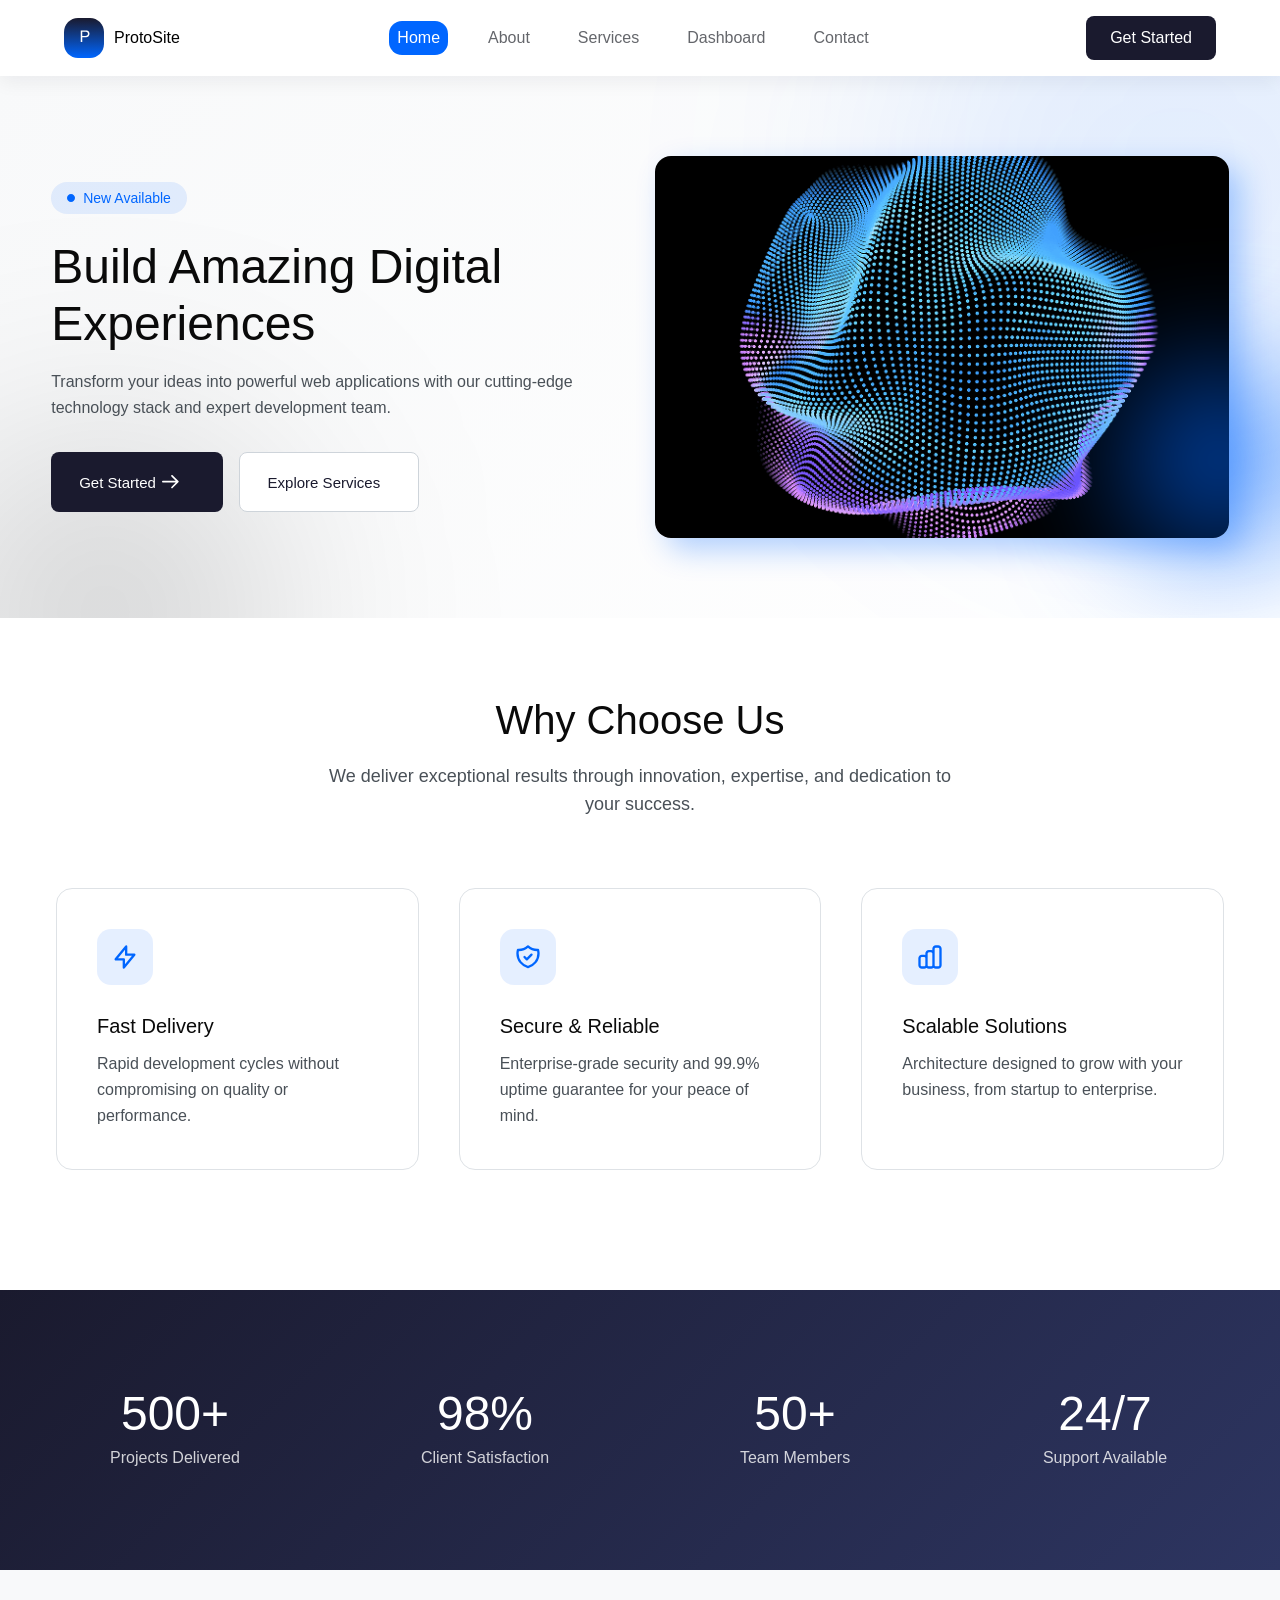
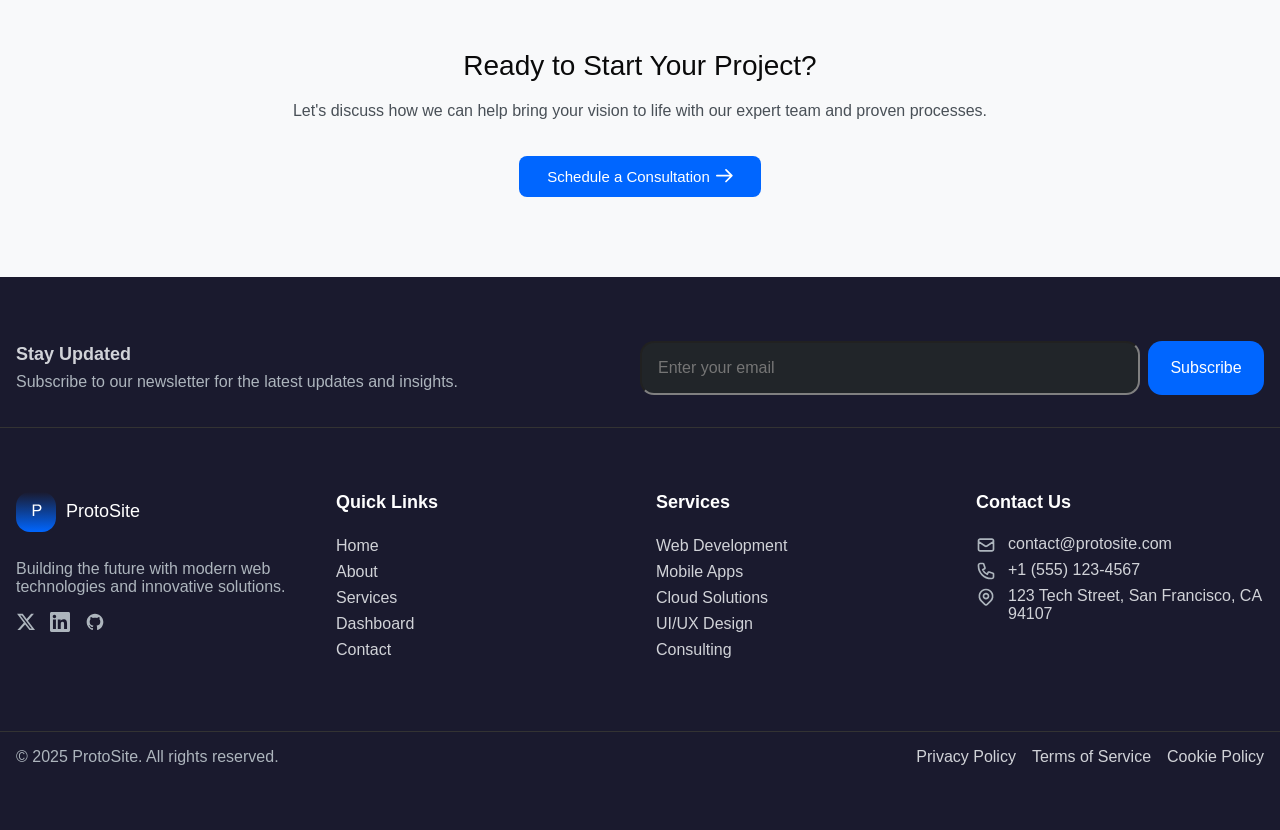
<file: index.html>
<!DOCTYPE html>
<html lang="en">
  <head>
    <meta charset="UTF-8" />
    <meta name="viewport" content="width=device-width, initial-scale=1.0" />
    <title>protosite</title>
    <link rel="icon" href="assets/favicon.png" type="image/x-icon" />
    <link rel="stylesheet" href="styles/general.css" />
    <link rel="stylesheet" href="styles/home.css" />
    <script src="js/script.js" defer></script>
  </head>
  <body>
    <header class="sticky">
      <nav>
        <div class="logo-container">
          <img src="assets/logo.svg" alt="ProtoSite Logo" class="logo" />
          <p>ProtoSite</p>
        </div>

        <div class="nav-links">
          <a href="index.html" class="active">Home</a>
          <a href="about.html">About</a>
          <a href="services.html">Services</a>
          <a href="index.html">Dashboard</a>
          <a href="contact.html">Contact</a>
        </div>

        <button class="get-started-btn">Get Started</button>

        <button class="mobile-menu-btn" aria-label="Toggle menu">
          <svg
            width="24"
            height="24"
            viewBox="0 0 24 24"
            fill="none"
            xmlns="http://www.w3.org/2000/svg"
          >
            <path
              d="M3 12H21M3 6H21M3 18H21"
              stroke="currentColor"
              stroke-width="2"
            />
          </svg>
        </button>
      </nav>
    </header>

    <section id="home" class="hero">
      <div class="hero-text">
        <div class="hero-top">
          <div class="hero-image-side">
            <svg
              width="8"
              height="8"
              viewBox="0 0 8 8"
              fill="none"
              xmlns="http://www.w3.org/2000/svg"
            >
              <path
                d="M0 3.99764C0 1.7898 1.7898 0 3.99764 0C6.20548 0 7.99528 1.7898 7.99528 3.99764C7.99528 6.20548 6.20548 7.99528 3.99764 7.99528C1.7898 7.99528 0 6.20548 0 3.99764Z"
                fill="#0066FF"
              />
            </svg>

            <span class="tag-text">New Available</span>
          </div>
        </div>

        <h1>Build Amazing Digital Experiences</h1>
        <p>
          Transform your ideas into powerful web applications with our
          cutting-edge technology stack and expert development team.
        </p>

        <div class="buttons">
          <a href="contact.html" class="btn-dark"
            >Get Started
            <svg
              width="17"
              height="14"
              viewBox="0 0 17 14"
              fill="none"
              xmlns="http://www.w3.org/2000/svg"
            >
              <path
                d="M9.99764 0.83313L15.8296 6.66509M15.8296 6.66509L9.99764 12.4971M15.8296 6.66509H0.83313"
                stroke="white"
                stroke-width="1.66627"
                stroke-linecap="round"
                stroke-linejoin="round"
              />
            </svg>
          </a>
          <a href="services.html" class="btn-light">Explore Services</a>
        </div>
      </div>

      <div class="hero-image">
        <img src="assets/hero sec1.png" alt="Hero Image" />
        <div class="glow-circle"></div>
      </div>
    </section>

    <section class="features">
      <div class="container">
        <div class="section-header">
          <h2>Why Choose Us</h2>
          <p>
            We deliver exceptional results through innovation, expertise, and
            dedication to your success.
          </p>
        </div>
        <div class="features-grid">
          <div class="feature-card card-hover">
            <div class="feature-icon">
              <svg
                width="28"
                height="28"
                viewBox="0 0 28 28"
                fill="none"
                xmlns="http://www.w3.org/2000/svg"
              >
                <path
                  d="M15.1616 11.6628V3.49884L4.6651 16.3279H12.829V24.4918L23.3255 11.6628H15.1616Z"
                  stroke="#0066FF"
                  stroke-width="2.33255"
                  stroke-linecap="round"
                  stroke-linejoin="round"
                />
              </svg>
            </div>
            <h3>Fast Delivery</h3>
            <p>
              Rapid development cycles without compromising on quality or
              performance.
            </p>
          </div>
          <div class="feature-card card-hover">
            <div class="feature-icon">
              <svg
                width="28"
                height="28"
                viewBox="0 0 28 28"
                fill="none"
                xmlns="http://www.w3.org/2000/svg"
              >
                <path
                  d="M10.4965 13.9953L12.829 16.3279L17.4941 11.6628M24.0463 6.97901C20.3586 7.17484 16.7439 5.89975 13.9953 3.43353C11.2467 5.89975 7.632 7.17484 3.94436 6.97901C3.64758 8.12792 3.49788 9.30987 3.49884 10.4965C3.49884 17.0171 7.95868 22.4975 13.9953 24.0509C20.032 22.4975 24.4918 17.0183 24.4918 10.4965C24.4918 9.28124 24.3367 8.1033 24.0463 6.97901Z"
                  stroke="#0066FF"
                  stroke-width="2.33255"
                  stroke-linecap="round"
                  stroke-linejoin="round"
                />
              </svg>
            </div>
            <h3>Secure & Reliable</h3>
            <p>
              Enterprise-grade security and 99.9% uptime guarantee for your
              peace of mind.
            </p>
          </div>
          <div class="feature-card card-hover">
            <div class="feature-icon">
              <svg
                width="28"
                height="28"
                viewBox="0 0 28 28"
                fill="none"
                xmlns="http://www.w3.org/2000/svg"
              >
                <path
                  d="M10.4965 22.1592V15.1616C10.4965 14.543 10.2507 13.9497 9.8133 13.5122C9.37586 13.0748 8.78257 12.829 8.16394 12.829H5.83139C5.21276 12.829 4.61947 13.0748 4.18203 13.5122C3.74459 13.9497 3.49884 14.543 3.49884 15.1616V22.1592C3.49884 22.7779 3.74459 23.3712 4.18203 23.8086C4.61947 24.246 5.21276 24.4918 5.83139 24.4918H8.16394C8.78257 24.4918 9.37586 24.246 9.8133 23.8086C10.2507 23.3712 10.4965 22.7779 10.4965 22.1592ZM10.4965 22.1592V10.4965C10.4965 9.87786 10.7422 9.28457 11.1797 8.84713C11.6171 8.40969 12.2104 8.16394 12.829 8.16394H15.1616C15.7802 8.16394 16.3735 8.40969 16.811 8.84713C17.2484 9.28457 17.4941 9.87786 17.4941 10.4965V22.1592M10.4965 22.1592C10.4965 22.7779 10.7422 23.3712 11.1797 23.8086C11.6171 24.246 12.2104 24.4918 12.829 24.4918H15.1616C15.7802 24.4918 16.3735 24.246 16.811 23.8086C17.2484 23.3712 17.4941 22.7779 17.4941 22.1592M17.4941 22.1592V5.83139C17.4941 5.21276 17.7399 4.61947 18.1773 4.18203C18.6148 3.74459 19.2081 3.49884 19.8267 3.49884H22.1592C22.7779 3.49884 23.3712 3.74459 23.8086 4.18203C24.246 4.61947 24.4918 5.21276 24.4918 5.83139V22.1592C24.4918 22.7779 24.246 23.3712 23.8086 23.8086C23.3712 24.246 22.7779 24.4918 22.1592 24.4918H19.8267C19.2081 24.4918 18.6148 24.246 18.1773 23.8086C17.7399 23.3712 17.4941 22.7779 17.4941 22.1592Z"
                  stroke="#0066FF"
                  stroke-width="2.33255"
                  stroke-linecap="round"
                  stroke-linejoin="round"
                />
              </svg>
            </div>
            <h3>Scalable Solutions</h3>
            <p>
              Architecture designed to grow with your business, from startup to
              enterprise.
            </p>
          </div>
        </div>
      </div>
    </section>

    <section class="stats">
      <div class="container">
        <div class="stats-grid">
          <div class="stat-item">
            <div class="stat-number">500+</div>
            <div class="stat-label">Projects Delivered</div>
          </div>
          <div class="stat-item">
            <div class="stat-number">98%</div>
            <div class="stat-label">Client Satisfaction</div>
          </div>
          <div class="stat-item">
            <div class="stat-number">50+</div>
            <div class="stat-label">Team Members</div>
          </div>
          <div class="stat-item">
            <div class="stat-number">24/7</div>
            <div class="stat-label">Support Available</div>
          </div>
        </div>
      </div>
    </section>

    <section class="ready-section">
      <div class="ready-content">
        <h2>Ready to Start Your Project?</h2>
        <p>
          Let's discuss how we can help bring your vision to life with our
          expert team and proven processes.
        </p>
        <a href="contact.html" class="ready-btn"
          >Schedule a Consultation
          <svg
            width="17"
            height="14"
            viewBox="0 0 17 14"
            fill="none"
            xmlns="http://www.w3.org/2000/svg"
          >
            <path
              d="M9.99764 0.83313L15.8296 6.66509M15.8296 6.66509L9.99764 12.4971M15.8296 6.66509H0.83313"
              stroke="white"
              stroke-width="1.66627"
              stroke-linecap="round"
              stroke-linejoin="round"
            />
          </svg>
        </a>
      </div>
    </section>

    <footer>
      <div class="footer-top container">
        <div class="footer-text">
          <h6>Stay Updated</h6>
          <p>
            Subscribe to our newsletter for the latest updates and insights.
          </p>
        </div>
        <form class="footer-email">
          <input
            type="email"
            id="email"
            placeholder="Enter your email"
            required
          />
          <button type="submit">Subscribe</button>
        </form>
      </div>
      <div class="footer-middle">
        <div class="container">
          <div class="col about">
            <div class="logo">
              <img src="./assets/logo.svg" alt="logo" />
              <span class="logo-text">ProtoSite</span>
            </div>
            <p class="brand-desc">
              Building the future with modern web technologies and innovative
              solutions.
            </p>
            <div class="social">
              <a href="#" aria-label="X"><img src="./assets/x.svg" alt="" /></a>
              <a href="#" aria-label="LinkedIn"
                ><img src="./assets/linkdin.svg" alt=""
              /></a>
              <a href="#" aria-label="GitHub"
                ><img src="./assets/github.svg" alt=""
              /></a>
            </div>
          </div>

          <div class="col links">
            <h6>Quick Links</h6>
            <ul>
              <li><a href="index.html">Home</a></li>
              <li><a href="about.html">About</a></li>
              <li><a href="services.html">Services</a></li>
              <li><a href="#">Dashboard</a></li>
              <li><a href="contact.html">Contact</a></li>
            </ul>
          </div>

          <div class="col services">
            <h6>Services</h6>
            <ul>
              <li><a href="#">Web Development</a></li>
              <li><a href="#">Mobile Apps</a></li>
              <li><a href="#">Cloud Solutions</a></li>
              <li><a href="#">UI/UX Design</a></li>
              <li><a href="#">Consulting</a></li>
            </ul>
          </div>

          <div class="col contact">
            <h6>Contact Us</h6>
            <div class="contact-line">
              <img src="./assets/mail.svg" alt="main" />
              <a href="mailto:contact@protosite.com">contact@protosite.com</a>
            </div>
            <div class="contact-line">
              <img src="./assets/phone.svg" alt="phone icon" /> +1 (555)
              123-4567
            </div>
            <div class="contact-line">
              <img src="./assets/map-pin.svg" alt="pin" /> 123 Tech Street, San
              Francisco, CA 94107
            </div>
          </div>
        </div>
      </div>

      <div class="footer-bottom container">
        <p>© 2025 ProtoSite. All rights reserved.</p>
        <nav class="footer-nav">
          <a href="#">Privacy Policy</a>
          <a href="#">Terms of Service</a>
          <a href="#">Cookie Policy</a>
        </nav>
      </div>
    </footer>
  </body>
</html>
</file>
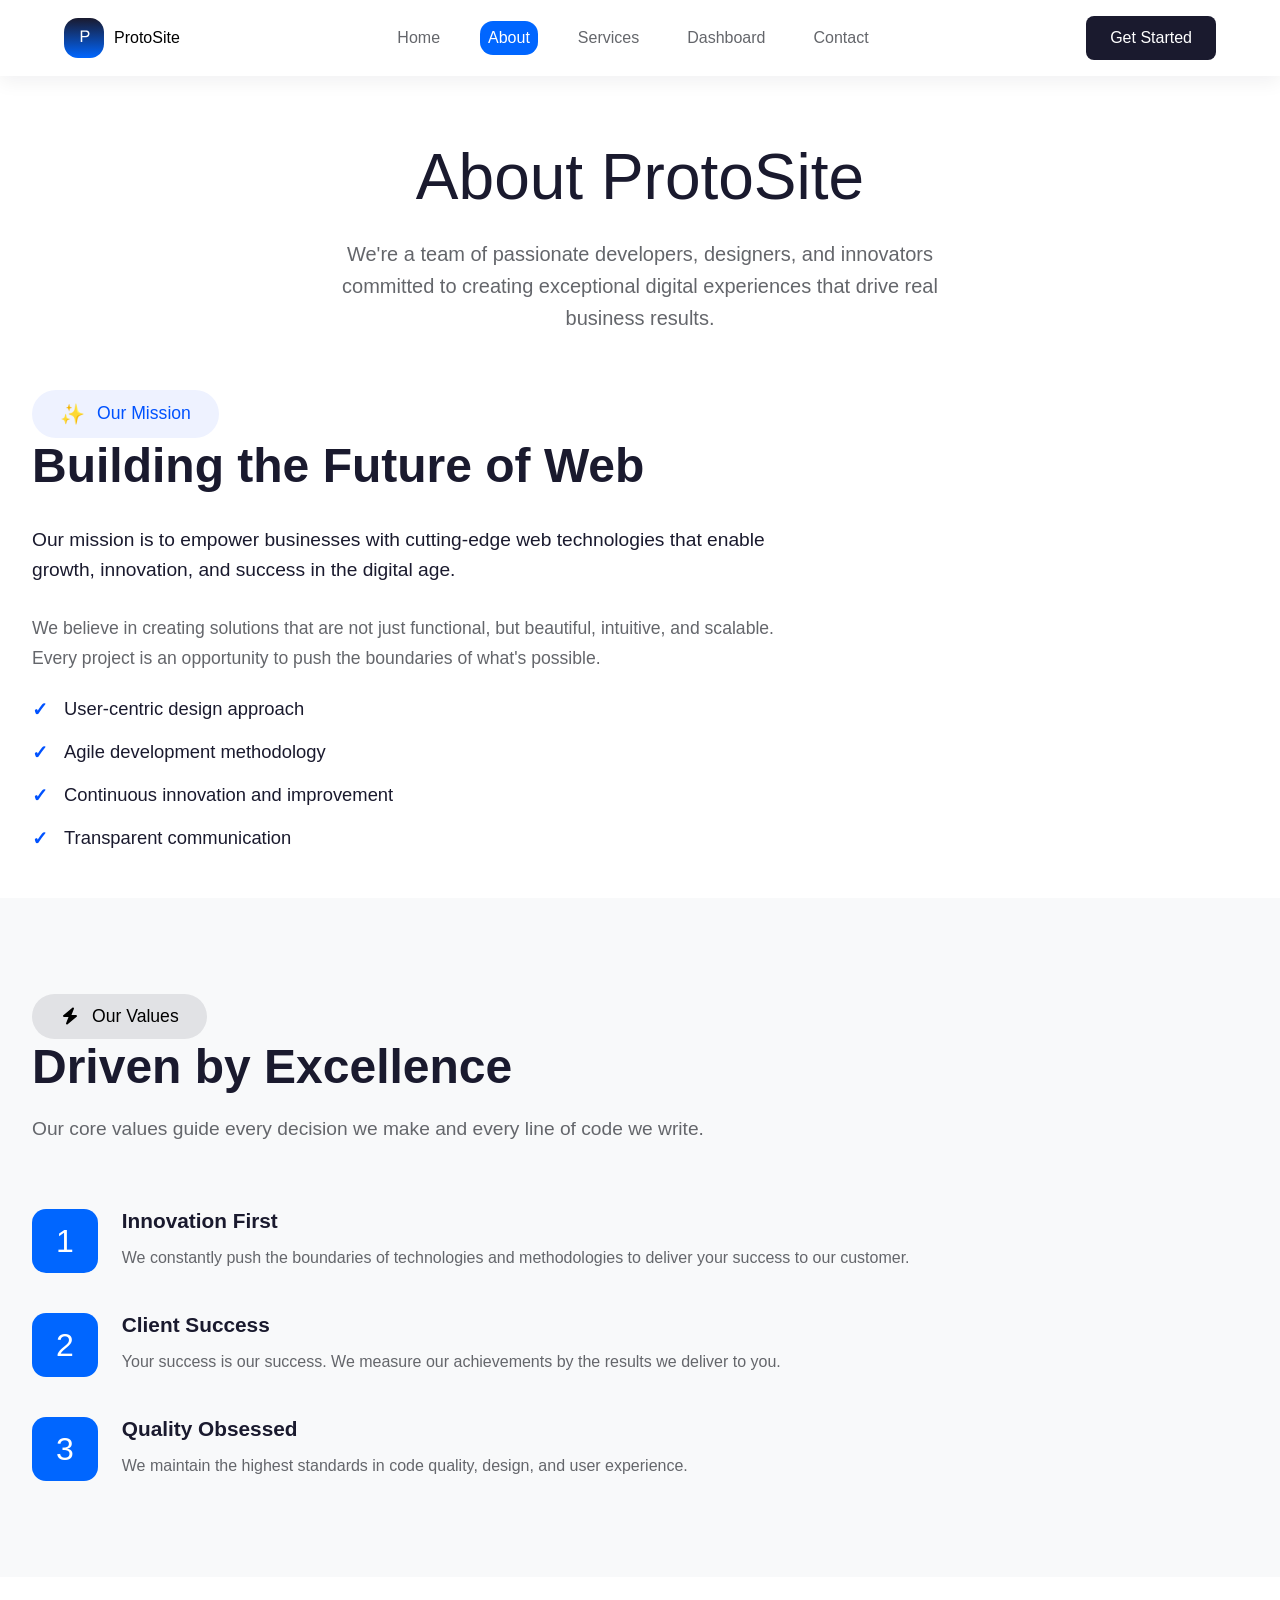
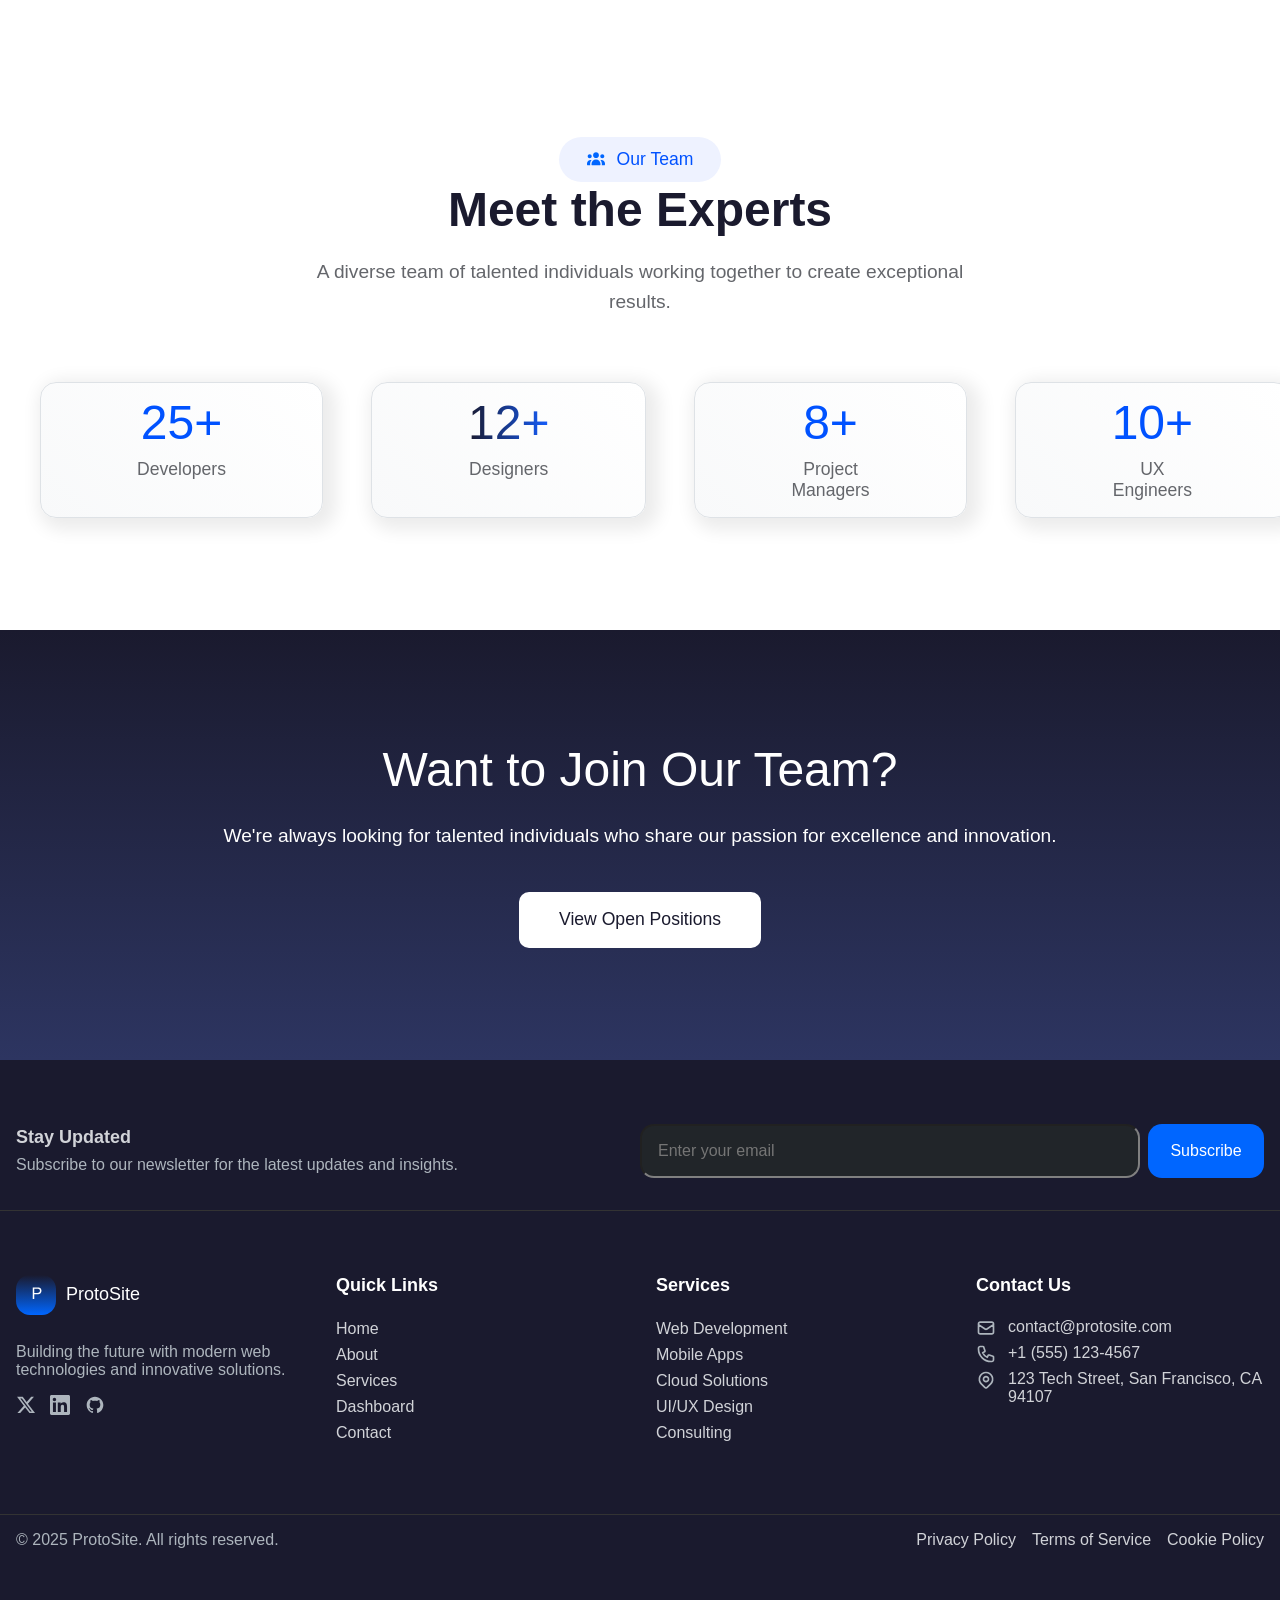
<file: about.html>
<!DOCTYPE html>
<html lang="en">
  <head>
    <meta charset="UTF-8" />
    <meta name="viewport" content="width=device-width, initial-scale=1.0" />
    <title>ProtoSite - Digital Experiences</title>
    <link rel="icon" href="assets/favicon.png" type="image/x-icon" />
    <link rel="stylesheet" href="styles/general.css" />
    <link rel="stylesheet" href="styles/about.css" />
    <script src="js/script.js" defer></script>
  </head>
  <body>
    <header>
      <nav>
        <div class="logo-container">
          <img src="assets/logo.svg" alt="ProtoSite Logo" class="logo" />
          <p>ProtoSite</p>
        </div>

        <div class="nav-links">
          <a href="index.html">Home</a>
          <a href="about.html" class="active">About</a>
          <a href="services.html">Services</a>
          <a href="index.html">Dashboard</a>
          <a href="contact.html">Contact</a>
        </div>

        <button class="get-started-btn">Get Started</button>

        <button class="mobile-menu-btn" aria-label="Toggle menu">
          <svg
            width="24"
            height="24"
            viewBox="0 0 24 24"
            fill="none"
            xmlns="http://www.w3.org/2000/svg"
          >
            <path
              d="M3 12H21M3 6H21M3 18H21"
              stroke="currentColor"
              stroke-width="2"
            />
          </svg>
        </button>
      </nav>
    </header>

    <main class="about-page">
      <section class="about-hero">
        <div class="about-content">
          <h1>About ProtoSite</h1>
          <p class="about-description">
            We're a team of passionate developers, designers, and innovators
            committed to creating exceptional digital experiences that drive
            real business results.
          </p>
        </div>
      </section>

      <section class="mission-section">
        <div class="mission-badge">
          <span class="icon">✨</span>
          Our Mission
        </div>
        <h2>Building the Future of Web</h2>
        <p class="mission-description">
          Our mission is to empower businesses with cutting-edge web
          technologies that enable growth, innovation, and success in the
          digital age.
        </p>
        <p class="mission-subtext">
          We believe in creating solutions that are not just functional, but
          beautiful, intuitive, and scalable. Every project is an opportunity to
          push the boundaries of what's possible.
        </p>
        <div class="mission-points">
          <div class="mission-point">
            <span class="check-icon">✓</span>
            User-centric design approach
          </div>
          <div class="mission-point">
            <span class="check-icon">✓</span>
            Agile development methodology
          </div>
          <div class="mission-point">
            <span class="check-icon">✓</span>
            Continuous innovation and improvement
          </div>
          <div class="mission-point">
            <span class="check-icon">✓</span>
            Transparent communication
          </div>
        </div>
      </section>

      <section class="excellence-section">
        <div class="excellence-content">
          <div class="values-badge">
            <svg
              xmlns="http://www.w3.org/2000/svg"
              width="20"
              viewBox="0 0 640 640"
            >
              <path
                d="M434.8 54.1C446.7 62.7 451.1 78.3 445.7 91.9L367.3 288L512 288C525.5 288 537.5 296.4 542.1 309.1C546.7 321.8 542.8 336 532.5 344.6L244.5 584.6C233.2 594 217.1 594.5 205.2 585.9C193.3 577.3 188.9 561.7 194.3 548.1L272.7 352L128 352C114.5 352 102.5 343.6 97.9 330.9C93.3 318.2 97.2 304 107.5 295.4L395.5 55.4C406.8 46 422.9 45.5 434.8 54.1z"
              />
            </svg>
            Our Values
          </div>
          <h2>Driven by Excellence</h2>
          <p class="excellence-description">
            Our core values guide every decision we make and every line of code
            we write.
          </p>
          <div class="excellence-cards">
            <div class="excellence-card">
              <div class="card-number">1</div>
              <div class="card-content">
                <h3>Innovation First</h3>
                <p>
                  We constantly push the boundaries of technologies and
                  methodologies to deliver your success to our customer.
                </p>
              </div>
            </div>
            <div class="excellence-card">
              <div class="card-number">2</div>
              <div class="card-content">
                <h3>Client Success</h3>
                <p>
                  Your success is our success. We measure our achievements by
                  the results we deliver to you.
                </p>
              </div>
            </div>
            <div class="excellence-card">
              <div class="card-number">3</div>
              <div class="card-content">
                <h3>Quality Obsessed</h3>
                <p>
                  We maintain the highest standards in code quality, design, and
                  user experience.
                </p>
              </div>
            </div>
          </div>
        </div>
      </section>

      <section class="experts-section">
        <div class="mission-badge">
          <svg
            xmlns="http://www.w3.org/2000/svg"
            width="18"
            viewBox="0 0 640 640"
          >
            <path
              fill="#0066ff"
              d="M320 80C377.4 80 424 126.6 424 184C424 241.4 377.4 288 320 288C262.6 288 216 241.4 216 184C216 126.6 262.6 80 320 80zM96 152C135.8 152 168 184.2 168 224C168 263.8 135.8 296 96 296C56.2 296 24 263.8 24 224C24 184.2 56.2 152 96 152zM0 480C0 409.3 57.3 352 128 352C140.8 352 153.2 353.9 164.9 357.4C132 394.2 112 442.8 112 496L112 512C112 523.4 114.4 534.2 118.7 544L32 544C14.3 544 0 529.7 0 512L0 480zM521.3 544C525.6 534.2 528 523.4 528 512L528 496C528 442.8 508 394.2 475.1 357.4C486.8 353.9 499.2 352 512 352C582.7 352 640 409.3 640 480L640 512C640 529.7 625.7 544 608 544L521.3 544zM472 224C472 184.2 504.2 152 544 152C583.8 152 616 184.2 616 224C616 263.8 583.8 296 544 296C504.2 296 472 263.8 472 224zM160 496C160 407.6 231.6 336 320 336C408.4 336 480 407.6 480 496L480 512C480 529.7 465.7 544 448 544L192 544C174.3 544 160 529.7 160 512L160 496z"
            />
          </svg>
          Our Team
        </div>
        <h2>Meet the Experts</h2>
        <p class="experts-description">
          A diverse team of talented individuals working together to create
          exceptional results.
        </p>
        <div class="expert-stats">
          <div class="stat-box">
            <span class="stat-number">25+</span>
            <span class="stat-label">Developers</span>
          </div>
          <div class="stat-box">
            <span class="stat-number-designers">12+</span>
            <span class="stat-label">Designers</span>
          </div>
          <div class="stat-box">
            <span class="stat-number">8+</span>
            <span class="stat-label">Project Managers</span>
          </div>
          <div class="stat-box">
            <span class="stat-number">10+</span>
            <span class="stat-label">UX Engineers</span>
          </div>
        </div>
      </section>

      <section class="join-section">
        <h2>Want to Join Our Team?</h2>
        <p>
          We're always looking for talented individuals who share our passion
          for excellence and innovation.
        </p>
        <button class="view-positions-btn">View Open Positions</button>
      </section>
    </main>

    <footer>
      <div class="footer-top container">
        <div class="footer-text">
          <h6>Stay Updated</h6>
          <p>
            Subscribe to our newsletter for the latest updates and insights.
          </p>
        </div>
        <form class="footer-email">
          <input
            type="email"
            id="email"
            placeholder="Enter your email"
            required
          />
          <button type="submit">Subscribe</button>
        </form>
      </div>
      <div class="footer-middle">
        <div class="container">
          <div class="col about">
            <div class="logo">
              <img src="./assets/logo.svg" alt="logo" />
              <span class="logo-text">ProtoSite</span>
            </div>
            <p class="brand-desc">
              Building the future with modern web technologies and innovative
              solutions.
            </p>
            <div class="social">
              <a href="#" aria-label="X"><img src="./assets/x.svg" alt="" /></a>
              <a href="#" aria-label="LinkedIn"
                ><img src="./assets/linkdin.svg" alt=""
              /></a>
              <a href="#" aria-label="GitHub"
                ><img src="./assets/github.svg" alt=""
              /></a>
            </div>
          </div>

          <div class="col links">
            <h6>Quick Links</h6>
            <ul>
              <li><a href="index.html">Home</a></li>
              <li><a href="about.html">About</a></li>
              <li><a href="services.html">Services</a></li>
              <li><a href="#">Dashboard</a></li>
              <li><a href="contact.html">Contact</a></li>
            </ul>
          </div>

          <div class="col services">
            <h6>Services</h6>
            <ul>
              <li><a href="#">Web Development</a></li>
              <li><a href="#">Mobile Apps</a></li>
              <li><a href="#">Cloud Solutions</a></li>
              <li><a href="#">UI/UX Design</a></li>
              <li><a href="#">Consulting</a></li>
            </ul>
          </div>

          <div class="col contact">
            <h6>Contact Us</h6>
            <div class="contact-line">
              <img src="./assets/mail.svg" alt="main" />
              <a href="mailto:contact@protosite.com">contact@protosite.com</a>
            </div>
            <div class="contact-line">
              <img src="./assets/phone.svg" alt="phone icon" /> +1 (555)
              123-4567
            </div>
            <div class="contact-line">
              <img src="./assets/map-pin.svg" alt="pin" /> 123 Tech Street, San
              Francisco, CA 94107
            </div>
          </div>
        </div>
      </div>

      <div class="footer-bottom container">
        <p>© 2025 ProtoSite. All rights reserved.</p>
        <nav class="footer-nav">
          <a href="#">Privacy Policy</a>
          <a href="#">Terms of Service</a>
          <a href="#">Cookie Policy</a>
        </nav>
      </div>
    </footer>
  </body>
</html>
</file>
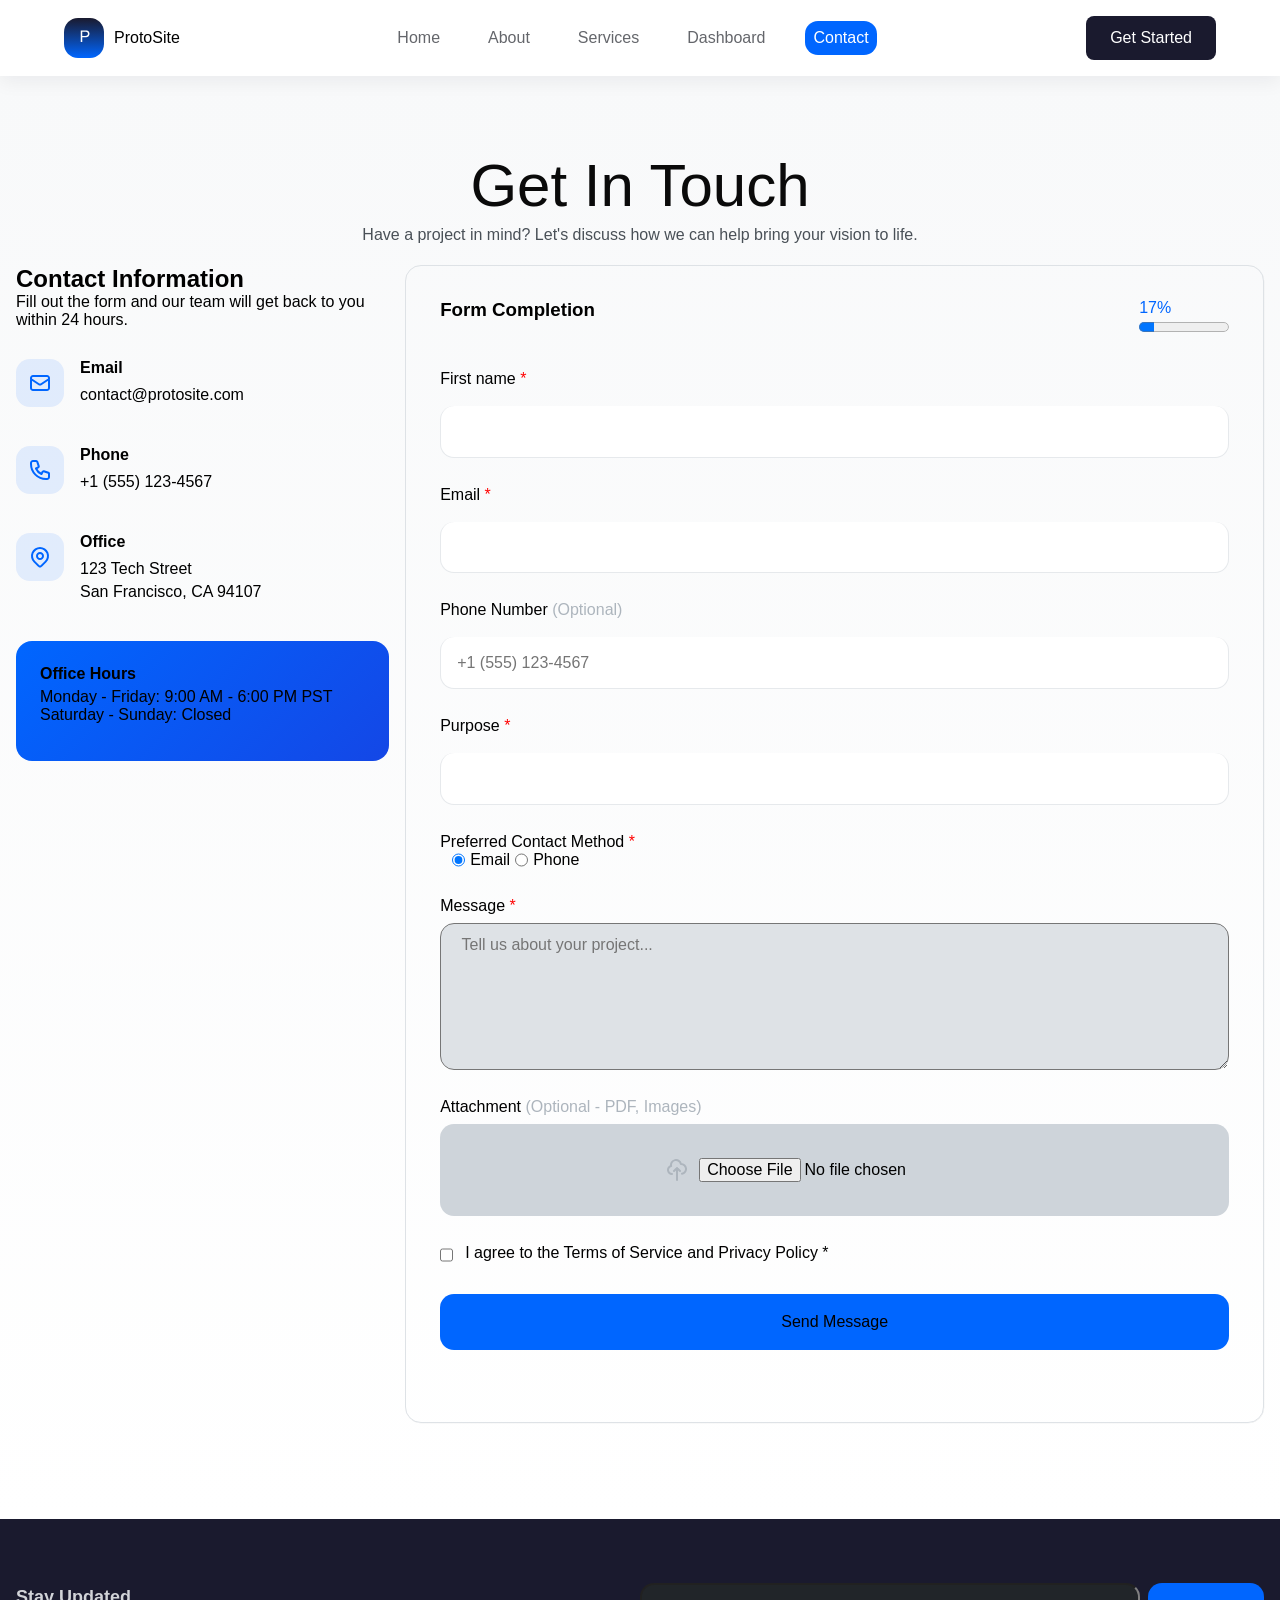
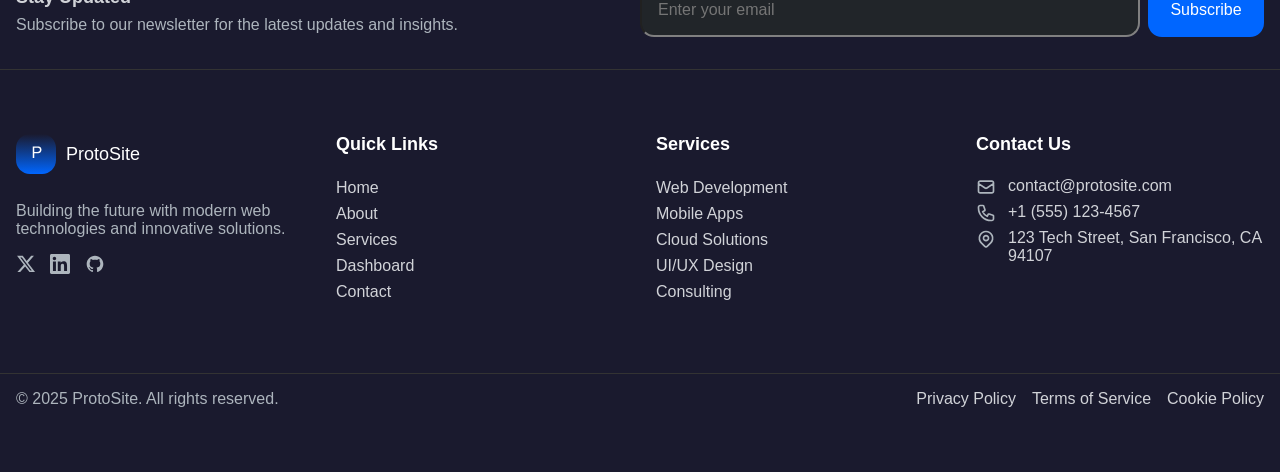
<file: contact.html>
<!DOCTYPE html>
<html lang="en">
  <head>
    <meta charset="UTF-8" />
    <meta name="viewport" content="width=device-width, initial-scale=1.0" />
    <title>ProtoSite - Digital Experiences</title>
    <link rel="icon" href="assets/favicon.png" type="image/x-icon" />
    <link rel="stylesheet" href="styles/general.css" />
    <link rel="stylesheet" href="styles/contact.css" />
    <script src="js/script.js" defer></script>
  </head>
  <body>
    <header>
      <nav>
        <div class="logo-container">
          <img src="assets/logo.svg" alt="ProtoSite Logo" class="logo" />
          <p>ProtoSite</p>
        </div>

        <div class="nav-links">
          <a href="index.html">Home</a>
          <a href="about.html">About</a>
          <a href="services.html">Services</a>
          <a href="index.html">Dashboard</a>
          <a href="contact.html" class="active">Contact</a>
        </div>

        <button class="get-started-btn">Get Started</button>

        <button class="mobile-menu-btn" aria-label="Toggle menu">
          <svg
            width="24"
            height="24"
            viewBox="0 0 24 24"
            fill="none"
            xmlns="http://www.w3.org/2000/svg"
          >
            <path
              d="M3 12H21M3 6H21M3 18H21"
              stroke="currentColor"
              stroke-width="2"
            />
          </svg>
        </button>
      </nav>
    </header>

    <main>
      <section class="row section-1">
        <div class="middle-1 col-12 row">
          <h1 class="h-1 col-6">Get In Touch</h1>
          <p class="p-1 col-6">
            Have a project in mind? Let's discuss how we can help bring your
            vision to life.
          </p>
        </div>
      </section>

      <section class="section-2 container">
        <div class="Contact-Information col-6 row">
          <h2>Contact Information</h2>
          <p>
            Fill out the form and our team will get back to you within 24 hours.
          </p>

          <div class="box-info">
            <div class="info-1 row">
              <div class="img-1">
                <img src="./assets/MailIcon.svg" alt="MailIcon" />
              </div>
              <div class="content" style="margin-bottom: 0%">
                <h4>Email</h4>
                <!-- There is a proplem the link dose not send  to the mail  -->
                <a href="mailto:esraasaber0299@gmail.com"
                  >contact@protosite.com</a
                >
              </div>
            </div>

            <div class="info-2 row">
              <div class="img-2">
                <img src="./assets/PhoneIcon.svg" alt="PhoneIcon" />
              </div>
              <div class="content">
                <h4>Phone</h4>
                <p class="p-content">+1 (555) 123-4567</p>
              </div>
            </div>

            <div class="info-3 row">
              <div class="img-3">
                <img src="./assets/MapPinIcon (1).svg" alt="MapPinIcon" />
              </div>
              <div class="content">
                <h4>Office</h4>
                <p class="p-content">123 Tech Street</p>
                <p class="p-content">San Francisco, CA 94107</p>
              </div>
            </div>
          </div>
          <div class="Offic-Hours row">
            <h4 class="heading">Office Hours</h4>
            <p class="pargraph">
              Monday - Friday: 9:00 AM - 6:00 PM PST Saturday - Sunday: Closed
            </p>
          </div>
        </div>

        <div class="Form-Contact col-6 row">
          <div class="First-container-form col-6">
            <div class="Form-Completion">
              <h3>Form Completion</h3>
              <div>
                <p style="color: #0066ff">17%</p>
                <progress id="file" value="17" max="100"></progress>
              </div>
            </div>
          </div>
          <div class="parent-form col-6 row">
            <form class="native row col-12 row" method="get">
              <div class="input-1 col-1">
                <label for="fname">First name </label>
                <span>*</span><br /><br />
                <input
                  class="type"
                  type="text"
                  id="fname"
                  name="fname"
                  required
                />
              </div>

              <div class="input-2 col-1.5">
                <label for="Email"> Email</label>
                <span>*</span><br /><br />
                <input
                  class="type"
                  type="email"
                  id="Email"
                  name="Email"
                  required
                />
              </div>

              <div class="input-3 col-1.5">
                <label for="Phone Number">Phone Number </label>
                <span class="Optional">(Optional)</span><br /><br />
                <input
                  class="type"
                  type="number"
                  id="Phone Number"
                  name="Phone Number"
                  placeholder="+1 (555) 123-4567"
                />
              </div>

              <div class="input-4 col-1.5">
                <label for="Purpose">Purpose</label>
                <span>*</span><br /><br />
                <input class="type" type="text" id="Purpose" name="Purpose" />
              </div>

              <div class="Preferred-Contact-Method col-1.5">
                <div class="Preferred">
                  <label for="/">
                    <p style="display: inline-block">
                      Preferred Contact Method
                    </p>
                    <span>*</span>
                  </label>
                </div>
                <div class="radio-button col-1">
                  <input
                    type="radio"
                    id="Email"
                    name="Preferred Contact Method"
                    value="Email"
                    checked
                  />
                  <label for="Email">Email</label>
                  <input
                    type="radio"
                    id="Phone"
                    name="Preferred Contact Method"
                    value="Phone"
                  />
                  <label for="Phone">Phone</label>
                </div>
              </div>

              <div class="Message col-1.5">
                <p>
                  <label for="Message">Message <span>*</span></label>
                </p>
                <textarea
                  id="Message"
                  name="Message"
                  rows="4"
                  cols="50"
                  placeholder=" Tell us about your project..."
                  required
                ></textarea>
              </div>

              <div class="Attachment col-1.5">
                <label for="Attachment"
                  >Attachment
                  <span class="Optional" style="color: #adb5bd"
                    >(Optional - PDF, Images)</span
                  >
                </label>
                <label for="myfile" class="myfile"
                  ><img src="./assets/upload.svg" alt="cloud" />
                  <input type="file" id="Attachment"
                /></label>
              </div>

              <label for="checkbox" class="checkbox"
                ><input
                  type="checkbox"
                  id="checkbox"
                  name="vehicle1"
                  value="Bike"
                  required
                />
                I agree to the Terms of Service and Privacy Policy *</label
              >

              <button class="button" type="submit">Send Message</button>
            </form>
          </div>
        </div>
      </section>
    </main>

    <footer>
      <div class="footer-top container">
        <div class="footer-text">
          <h6>Stay Updated</h6>
          <p>
            Subscribe to our newsletter for the latest updates and insights.
          </p>
        </div>
        <form class="footer-email">
          <input
            type="email"
            id="email"
            placeholder="Enter your email"
            required
          />
          <button type="submit">Subscribe</button>
        </form>
      </div>
      <div class="footer-middle">
        <div class="container">
          <div class="col about">
            <div class="logo">
              <img src="./assets/logo.svg" alt="logo" />
              <span class="logo-text">ProtoSite</span>
            </div>
            <p class="brand-desc">
              Building the future with modern web technologies and innovative
              solutions.
            </p>
            <div class="social">
              <a href="#" aria-label="X"><img src="./assets/x.svg" alt="" /></a>
              <a href="#" aria-label="LinkedIn"
                ><img src="./assets/linkdin.svg" alt=""
              /></a>
              <a href="#" aria-label="GitHub"
                ><img src="./assets/github.svg" alt=""
              /></a>
            </div>
          </div>

          <div class="col links">
            <h6>Quick Links</h6>
            <ul>
              <li><a href="index.html">Home</a></li>
              <li><a href="about.html">About</a></li>
              <li><a href="services.html">Services</a></li>
              <li><a href="#">Dashboard</a></li>
              <li><a href="contact.html">Contact</a></li>
            </ul>
          </div>

          <div class="col services">
            <h6>Services</h6>
            <ul>
              <li><a href="#">Web Development</a></li>
              <li><a href="#">Mobile Apps</a></li>
              <li><a href="#">Cloud Solutions</a></li>
              <li><a href="#">UI/UX Design</a></li>
              <li><a href="#">Consulting</a></li>
            </ul>
          </div>

          <div class="col contact">
            <h6>Contact Us</h6>
            <div class="contact-line">
              <img src="./assets/mail.svg" alt="main" />
              <a href="mailto:contact@protosite.com">contact@protosite.com</a>
            </div>
            <div class="contact-line">
              <img src="./assets/phone.svg" alt="phone icon" /> +1 (555)
              123-4567
            </div>
            <div class="contact-line">
              <img src="./assets/map-pin.svg" alt="pin" /> 123 Tech Street, San
              Francisco, CA 94107
            </div>
          </div>
        </div>
      </div>

      <div class="footer-bottom container">
        <p>© 2025 ProtoSite. All rights reserved.</p>
        <nav class="footer-nav">
          <a href="#">Privacy Policy</a>
          <a href="#">Terms of Service</a>
          <a href="#">Cookie Policy</a>
        </nav>
      </div>
    </footer>
  </body>
</html>
</file>
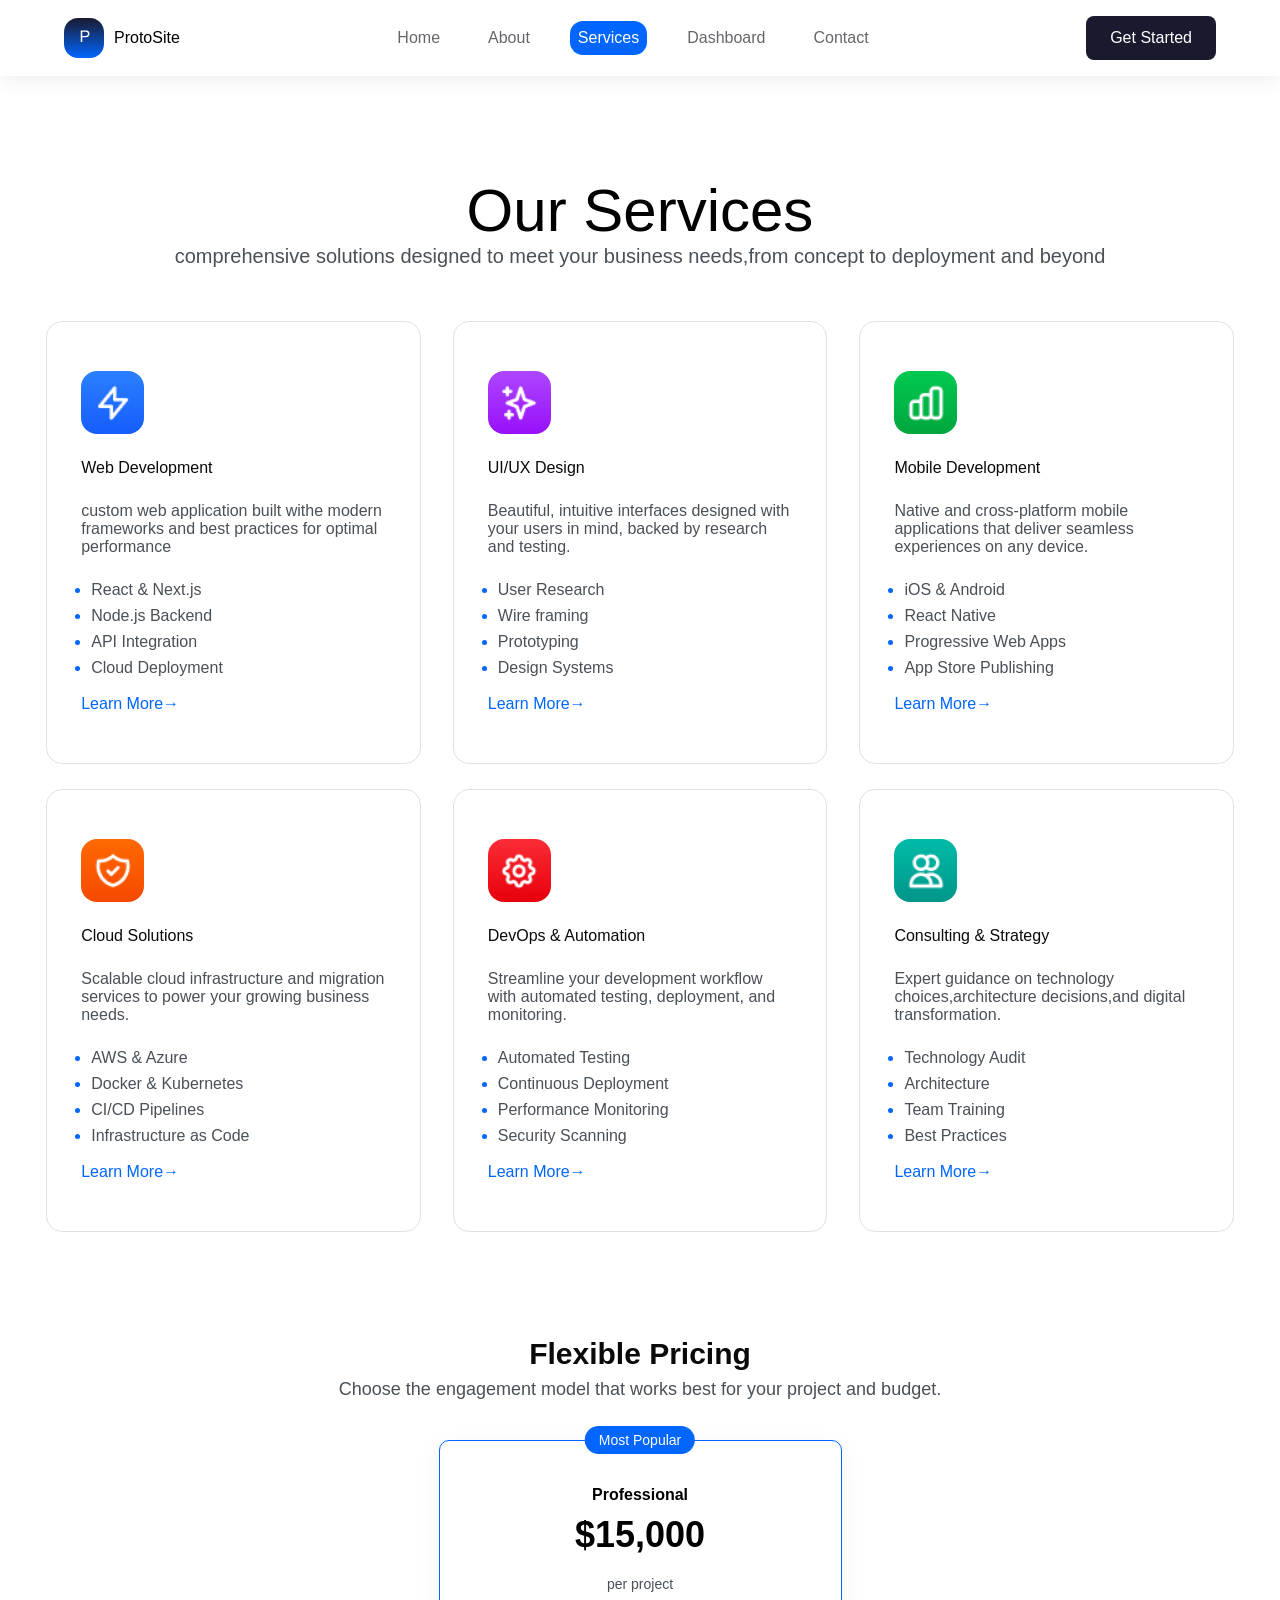
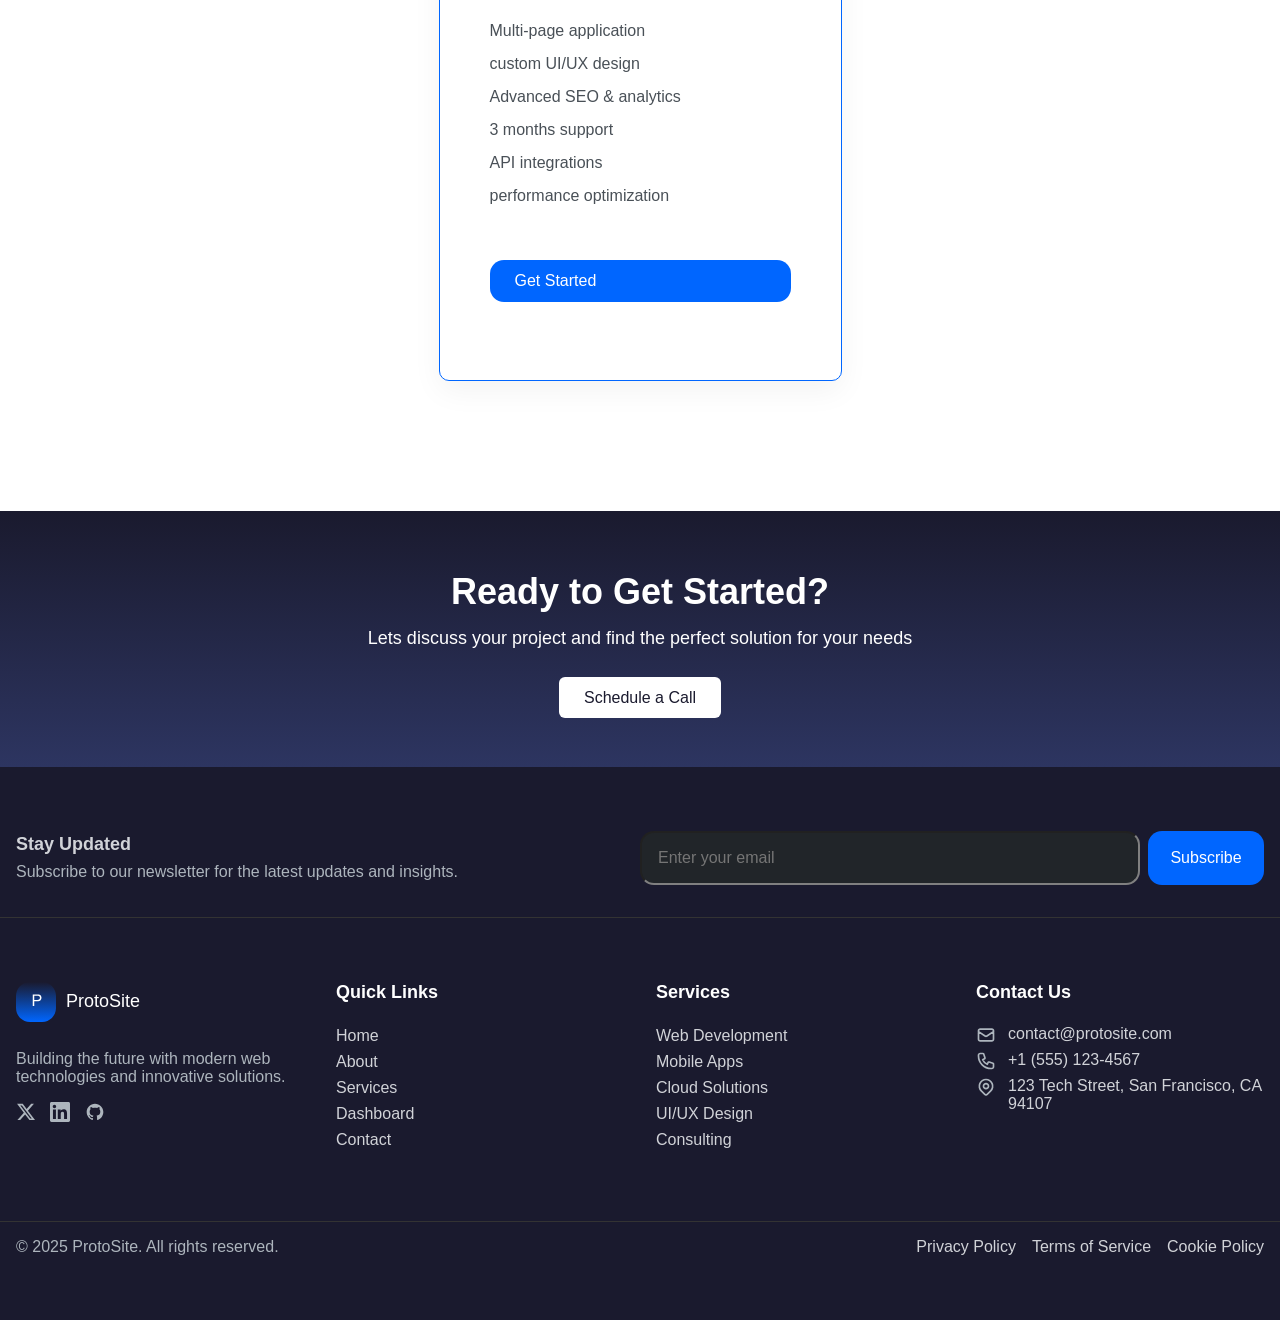
<file: services.html>
<!DOCTYPE html>
<html lang="en">
  <head>
    <meta charset="UTF-8" />
    <meta name="viewport" content="width=device-width, initial-scale=1.0" />
    <title>protosite</title>
    <link rel="icon" href="assets/favicon.png" type="image/x-icon" />
    <link rel="stylesheet" href="styles/general.css" />
    <link rel="stylesheet" href="styles/services.css" />
    <script src="js/script.js" defer></script>
  </head>
  <body>
    <header>
      <nav>
        <div class="logo-container">
          <img src="assets/logo.svg" alt="ProtoSite Logo" class="logo" />
          <p>ProtoSite</p>
        </div>

        <div class="nav-links">
          <a href="index.html">Home</a>
          <a href="about.html">About</a>
          <a href="services.html" class="active">Services</a>
          <a href="index.html">Dashboard</a>
          <a href="contact.html">Contact</a>
        </div>

        <button class="get-started-btn">Get Started</button>

        <button class="mobile-menu-btn" aria-label="Toggle menu">
          <svg
            width="24"
            height="24"
            viewBox="0 0 24 24"
            fill="none"
            xmlns="http://www.w3.org/2000/svg"
          >
            <path
              d="M3 12H21M3 6H21M3 18H21"
              stroke="currentColor"
              stroke-width="2"
            />
          </svg>
        </button>
      </nav>
    </header>

    <main class="services-main">
      <div class="services">Our Services</div>
      <p class="services-p">
        comprehensive solutions designed to meet your business needs,from
        concept to deployment and beyond
      </p>

      <div class="content container">
        <div class="card card-hover">
          <div id="icon1" class="service_icon">
            <img src="assets/RocketIcon.png" alt="RocketIcon" />
          </div>
          <div class="info">
            <h3 class="service_name">Web Development</h3>
            <p class="service_desc">
              custom web application built withe modern frameworks and best
              practices for optimal performance
            </p>
            <ul class="service_list">
              <li class="service_list_item">React & Next.js</li>
              <li class="service_list_item">Node.js Backend</li>
              <li class="service_list_item">API Integration</li>
              <li class="service_list_item">Cloud Deployment</li>
            </ul>
            <a class="learn-more" href="services.html">Learn More→ </a>
          </div>
        </div>

        <div class="card card-hover">
          <div id="icon2" class="service_icon">
            <img src="assets/SparklesIcon.png" alt="SparklesIcon" />
          </div>
          <div class="info">
            <h3 class="service_name">UI/UX Design</h3>
            <p class="service_desc">
              Beautiful, intuitive interfaces designed with your users in mind,
              backed by research and testing.
            </p>
            <ul class="service_list">
              <li class="service_list_item">User Research</li>
              <li class="service_list_item">Wire framing</li>
              <li class="service_list_item">Prototyping</li>
              <li class="service_list_item">Design Systems</li>
            </ul>
            <a class="learn-more" href="services.html">Learn More→ </a>
          </div>
        </div>

        <div class="card card-hover">
          <div id="icon3" class="service_icon">
            <img src="assets/ChartIcon.png" alt="ChartIcon" />
          </div>
          <div class="info">
            <h3 class="service_name">Mobile Development</h3>
            <p class="service_desc">
              Native and cross-platform mobile applications that deliver
              seamless experiences on any device.
            </p>
            <ul class="service_list">
              <li class="service_list_item">iOS & Android</li>
              <li class="service_list_item">React Native</li>
              <li class="service_list_item">Progressive Web Apps</li>
              <li class="service_list_item">App Store Publishing</li>
            </ul>
            <a class="learn-more" href="services.html">Learn More→ </a>
          </div>
        </div>

        <div class="card card-hover">
          <div id="icon4" class="service_icon">
            <img src="assets/ShieldIcon.png" alt="ShieldIcon" />
          </div>
          <div class="info">
            <h3 class="service_name">Cloud Solutions</h3>
            <p class="service_desc">
              Scalable cloud infrastructure and migration services to power your
              growing business needs.
            </p>
            <ul class="service_list">
              <li class="service_list_item">AWS & Azure</li>
              <li class="service_list_item">Docker & Kubernetes</li>
              <li class="service_list_item">CI/CD Pipelines</li>
              <li class="service_list_item">Infrastructure as Code</li>
            </ul>
            <a class="learn-more" href="services.html">Learn More→ </a>
          </div>
        </div>

        <div class="card card-hover">
          <div id="icon5" class="service_icon">
            <img src="assets/CogIcon.png" alt="CogIcon" />
          </div>
          <div class="info">
            <h3 class="service_name">DevOps & Automation</h3>
            <p class="service_desc">
              Streamline your development workflow with automated testing,
              deployment, and monitoring.
            </p>
            <ul class="service_list">
              <li class="service_list_item">Automated Testing</li>
              <li class="service_list_item">Continuous Deployment</li>
              <li class="service_list_item">Performance Monitoring</li>
              <li class="service_list_item">Security Scanning</li>
            </ul>
            <a class="learn-more" href="services.html">Learn More→ </a>
          </div>
        </div>

        <div class="card card-hover">
          <div id="icon6" class="service_icon">
            <img src="assets/UsersIcon.png" alt="UsersIcon" />
          </div>
          <div class="info">
            <h3 class="service_name">Consulting & Strategy</h3>
            <p class="service_desc">
              Expert guidance on technology choices,architecture decisions,and
              digital transformation.
            </p>
            <ul class="service_list">
              <li class="service_list_item">Technology Audit</li>
              <li class="service_list_item">Architecture</li>
              <li class="service_list_item">Team Training</li>
              <li class="service_list_item">Best Practices</li>
            </ul>
            <a class="learn-more" href="services.html">Learn More→ </a>
          </div>
        </div>
      </div>

      <section class="pricing-section">
        <h2 class="title">Flexible Pricing</h2>
        <p class="subtitle">
          Choose the engagement model that works best for your project and
          budget.
        </p>
        <div class="pricing-card card-hover">
          <div class="mini-title">Most Popular</div>
          <h3 class="plan-title">Professional</h3>
          <p class="price">$15,000</p>
          <p class="per_project">per project</p>
          <ul class="pricing_list">
            <li class="pricing_list_item">Multi-page application</li>
            <li class="pricing_list_item">custom UI/UX design</li>
            <li class="pricing_list_item">Advanced SEO & analytics</li>
            <li class="pricing_list_item">3 months support</li>
            <li class="pricing_list_item">API integrations</li>
            <li class="pricing_list_item">performance optimization</li>
          </ul>
          <div class="btn"><a href="services.html">Get Started </a></div>
        </div>
      </section>

      <section class="get-start">
        <h2 id="get">Ready to Get Started?</h2>
        <p class="start-p">
          Lets discuss your project and find the perfect solution for your needs
        </p>
        <a class="btn2" href="contact.html">Schedule a Call</a>
      </section>
    </main>

    <footer>
      <div class="footer-top container">
        <div class="footer-text">
          <h6>Stay Updated</h6>
          <p>
            Subscribe to our newsletter for the latest updates and insights.
          </p>
        </div>
        <form class="footer-email">
          <input
            type="email"
            id="email"
            placeholder="Enter your email"
            required
          />
          <button type="submit">Subscribe</button>
        </form>
      </div>
      <div class="footer-middle">
        <div class="container">
          <div class="col about">
            <div class="logo">
              <img src="./assets/logo.svg" alt="logo" />
              <span class="logo-text">ProtoSite</span>
            </div>
            <p class="brand-desc">
              Building the future with modern web technologies and innovative
              solutions.
            </p>
            <div class="social">
              <a href="#" aria-label="X"><img src="./assets/x.svg" alt="" /></a>
              <a href="#" aria-label="LinkedIn"
                ><img src="./assets/linkdin.svg" alt=""
              /></a>
              <a href="#" aria-label="GitHub"
                ><img src="./assets/github.svg" alt=""
              /></a>
            </div>
          </div>

          <div class="col links">
            <h6>Quick Links</h6>
            <ul>
              <li><a href="index.html">Home</a></li>
              <li><a href="about.html">About</a></li>
              <li><a href="services.html">Services</a></li>
              <li><a href="#">Dashboard</a></li>
              <li><a href="contact.html">Contact</a></li>
            </ul>
          </div>

          <div class="col services">
            <h6>Services</h6>
            <ul>
              <li><a href="#">Web Development</a></li>
              <li><a href="#">Mobile Apps</a></li>
              <li><a href="#">Cloud Solutions</a></li>
              <li><a href="#">UI/UX Design</a></li>
              <li><a href="#">Consulting</a></li>
            </ul>
          </div>

          <div class="col contact">
            <h6>Contact Us</h6>
            <div class="contact-line">
              <img src="./assets/mail.svg" alt="main" />
              <a href="mailto:contact@protosite.com">contact@protosite.com</a>
            </div>
            <div class="contact-line">
              <img src="./assets/phone.svg" alt="phone icon" /> +1 (555)
              123-4567
            </div>
            <div class="contact-line">
              <img src="./assets/map-pin.svg" alt="pin" /> 123 Tech Street, San
              Francisco, CA 94107
            </div>
          </div>
        </div>
      </div>

      <div class="footer-bottom container">
        <p>© 2025 ProtoSite. All rights reserved.</p>
        <nav class="footer-nav">
          <a href="#">Privacy Policy</a>
          <a href="#">Terms of Service</a>
          <a href="#">Cookie Policy</a>
        </nav>
      </div>
    </footer>
  </body>
</html>
</file>
<file: styles/general.css>
/* 1. Global Box-Sizing Reset */
*,
*::before,
*::after {
  box-sizing: inherit;
}

html {
  box-sizing: border-box;
  font-size: 16px;
  scroll-behavior: smooth; /* For accessibility/modern sites */
}

/* 2. Remove Default Margins and Padding */
body,
h1,
h2,
h3,
h4,
h5,
h6,
p,
blockquote,
pre,
dl,
dd,
ol,
ul,
figure,
table,
caption,
fieldset,
legend,
hr,
button,
input,
textarea,
select {
  margin: 0;
  padding: 0;
  list-style: none;
}

/* 3. Improve Media and Typography */
img,
picture,
video,
canvas,
svg {
  display: block;
  max-width: 100%;
}

input,
button,
textarea,
select {
  font: inherit;
}

a {
  text-decoration: none;
  color: inherit;
}

/* 4. Accessibility & Cleanup */
::selection {
  text-shadow: none;
}

button {
  background: none;
  color: inherit;
  border: none;
  cursor: pointer;
}

/*----------------------------------------------------------------------*/

/* general styles */
body {
  /* The font stack tells the browser which fonts to try, in order. */
  font-family: Arial, 'Helvetica Neue',
    /* A common, slightly better-looking substitute */ Helvetica, sans-serif; /* Essential: generic fallback to any sans-serif font */
  font-size: 16px;
}

.container {
  max-width: 1600px;
  margin: 0 auto;
  padding: 0 1rem;
}
@media (max-width: 600px) {
  .container {
    padding: 0 0.5rem;
  }
}
.card-hover {
  transition: all 0.3s ease;
}
.card-hover:hover {
  transform: translateY(-6px);
  box-shadow: 0 10px 30px rgba(0, 0, 0, 0.4);
}
/*----------------------------------------------------------------------*/

/*--------------------------
      header
  --------------------------*/
/* Keep header stuck to top on scroll */

header .logo-container {
  display: flex;
  justify-content: center;
  align-items: center;
  gap: 10px;
}

header .logo-container p {
  font-size: 16px;
}

.sticky {
  position: sticky;
  top: 0;
  z-index: 1000;
}
/* header {
} */

/* Navigation Styles */
header nav {
  display: flex;
  justify-content: space-between;
  align-items: center;
  padding: 1rem 4rem;
  margin-bottom: 0; /* spacing handled on .hero */
  background: rgba(255, 255, 255, 0.96);
  box-shadow: 0 6px 18px rgba(16, 24, 40, 0.06);
  transition: background 200ms ease, box-shadow 200ms ease;
  width: 100%;
  position: relative;
  z-index: 1000;
}

@media (max-width: 1024px) {
  header nav {
    padding: 1rem;
  }
}

header .mobile-menu-btn {
  display: none;
  background: none;
  border: none;
  color: #0f1217;
  cursor: pointer;
  padding: 0.5rem;
}

header .logo {
  display: flex;
  align-items: center;
  gap: 0.5rem;
}

.logo-letter {
  background-color: #0052ff;
  color: white;
  width: 32px;
  height: 32px;
  display: flex;
  align-items: center;
  justify-content: center;
  border-radius: 8px;
  font-weight: bold;
}

.nav-links {
  display: flex;
  gap: 2rem;
}

.nav-links a {
  text-decoration: none;
  color: #64666b;
  font-weight: 400;
  transition: color 0.3s ease-in-out;
  padding: 0.5em;
  border-radius: 13px;
}

.nav-links a.active {
  color: #fff;
  background-color: #0066ff;
}

.nav-links a:hover {
  color: #fff;
  background-color: #0066ff;
}

.get-started-btn {
  background-color: #1a1a2e;
  color: white;
  padding: 0.8rem 1.5rem;
  border: none;
  border-radius: 8px;
  font-weight: 500;
  cursor: pointer;
  transition: background-color 0.3s ease;
}

.get-started-btn:hover {
  background-color: #0052ff;
}

@media (max-width: 1024px) {
  .nav-links {
    display: none;
  }
  header .mobile-menu-btn {
    display: block;
  }

  header .get-started-btn {
    display: none;
  }

  .nav-links {
    display: none;
    position: absolute;
    top: 100%;
    left: 0;
    right: 0;
    background-color: white;
    padding: 1rem;
    box-shadow: 0 4px 6px rgba(0, 0, 0, 0.1);
    border-radius: 8px;
    flex-direction: column;
    gap: 1rem;
    z-index: 1000;
  }
  .nav-links.active {
    display: flex;
  }
}

@media (max-width: 480px) {
  .logo-text {
    display: none;
  }
}

/*----------------------------------------------------------------------*/

/* --------------------- footer --------------------- */
footer {
  background: #1a1a2e;
  color: #d1d3d8;
  padding-top: 4rem;
  padding-bottom: 4rem;
}

footer a {
  color: #d1d3d8;
}

/* --------------------- footer-top --------------------- */

footer .footer-top {
  display: flex;
  justify-content: space-between;
  align-items: center;
  gap: 1rem;
  padding-bottom: 2rem;
}

footer .footer-text {
  display: flex;
  flex-direction: column;
  gap: 0.5rem;
}

@media (max-width: 600px) {
  footer .footer-text {
    width: unset;
  }
}

footer p {
  color: #adb5bd;
  font-size: 16px;
}
footer .logo-text {
  color: white;
  font-size: 18px;
}
footer h6 {
  font-size: 18px;
}

footer .footer-email {
  width: 100%;
  display: flex;
  gap: 0.5rem;
  max-width: 50%;
}

@media (max-width: 600px) {
  footer .footer-email {
    max-width: unset;
  }
}

footer .footer-email input[type='email'] {
  border-radius: 4px;
  font-size: 16px;
  background-color: #212529;
  outline: none;
  border-bottom-color: gray;
  border-right-color: gray;
  color: white;
}

footer .footer-email input[type='email'],
footer .footer-email button {
  border-radius: 14px;
  padding: 1rem;
  width: 100%;
}

footer .footer-email button {
  background-color: #0066ff;
  color: white;
  max-width: 116px;
}

@media (max-width: 600px) {
  footer .footer-top {
    flex-direction: column;
    align-items: flex-start;
  }

  footer .footer-text {
    text-align: center;
    width: 100%;
  }
  footer form {
    flex-direction: column;
    align-items: center;
  }
}

/* ---------------footer middle section --------------- */
footer .footer-middle {
  border-top: 1px solid #333;
}

footer .footer-middle .container {
  padding-top: 4rem;
  padding-bottom: 4rem;
  border-bottom: 1px solid #333;
  display: grid;
  grid-template-columns: 1fr;
  gap: 2rem;
}

@media (min-width: 600px) {
  footer .footer-middle .container {
    grid-template-columns: repeat(2, 1fr);
  }
}
@media (min-width: 1024px) {
  footer .footer-middle .container {
    /* repeat(4, 1fr) creates four equal columns */
    grid-template-columns: repeat(4, 1fr);
  }
}
footer .footer-middle .container .col.about {
  display: flex;
  flex-direction: column;
  gap: 1rem;
}

footer .footer-middle .logo {
  display: flex;
  align-items: center;
  gap: 10px;
  margin-bottom: 12px;
}

footer .logo-icon {
  width: 40px;
  height: 40px;
}

footer .social a {
  display: inline-block;
  margin-right: 10px;
}
footer .col .container,
footer .col h6 {
  color: #fff;
}
footer .footer-middle .col h6 {
  padding-bottom: 1rem;
}
footer .col ul {
  list-style: none;
  padding: 0;
  margin: 0;
}

footer .col ul li {
  margin: 8px 0;
}

footer .col a {
  text-decoration: none;
}

footer .contact-line {
  margin: 6px 0;
  display: flex;
  gap: 12px;
}

footer .col.contact img {
  width: 20px;
  height: 20px;
}

footer .col.links ul li a:hover,
footer .col.services ul li a:hover,
footer .footer-nav a:hover {
  text-decoration: underline;
}

/* center items in mobile view */
@media (max-width: 600px) {
  footer .footer-middle {
    .col.about {
      align-items: center;
    }
    .brand-desc {
      text-align: center;
    }
  }

  .footer-middle .col.links a,
  .footer-middle .col.services a,
  .footer-middle .col {
    display: flex;
    align-items: center;
    flex-direction: column;
  }
  .footer-middle .col.contact p {
    text-align: center;
  }
}
/* --------------------- footer-bottom --------------------- */

.footer-bottom {
  /* padding: 0 10rem 2rem 5rem; */
  padding-top: 1rem;
  display: flex;
  justify-content: space-between;
}

.footer-bottom .footer-nav {
  display: flex;
  gap: 1rem;
}

@media (max-width: 600px) {
  .footer-bottom .footer-nav,
  .footer-bottom {
    flex-direction: column-reverse;
    gap: 1rem;
    align-items: center;
  }
}
</file>
<file: styles/home.css>
/* ===== Hero Section ===== */
.hero {
  display: flex;
  flex-direction: row;
  align-items: center;
  justify-content: space-between;
  padding: 80px 4%;
  background: linear-gradient(
    135deg,
    rgba(248, 249, 250, 1) 0%,
    rgba(255, 255, 255, 1) 100%
  );
  gap: 30px;
  position: relative;

  overflow: hidden;
  width: 100%;
}

.hero::before {
  content: "";
  position: absolute;
  width: 600px;
  height: 600px;
  background: rgba(0, 102, 255, 0.1);
  border-radius: 50%;
  top: -200px;
  right: -200px;
  z-index: 0;
  filter: blur(128px);
}

.hero-text {
  flex: 1;
  max-width: 600px;
  text-align: left;
  z-index: 5;
  order: 1;
}

.hero-top {
  margin-bottom: 16px;
}

.hero-image-side {
  display: inline-flex;
  align-items: center;
  gap: 8px;
  background: rgba(0, 102, 255, 0.1);
  padding: 8px 16px;
  border-radius: 30px;
  margin-bottom: 8px;
}

.hero-image-side .dot {
  width: 8px;
  height: 8px;
  color: rgba(0, 102, 255, 1);
}

.hero-image-side .tag-text {
  font-size: 14px;
  color: rgba(0, 102, 255, 1);
  font-weight: 400;
}

.hero-text h1 {
  font-size: 48px;
  font-weight: 400;
  color: #0a0a0a;
  margin-bottom: 16px;
  line-height: 1.2;
}

.hero-text p {
  font-size: 16px;
  color: rgba(73, 80, 87, 1);
  margin-bottom: 32px;
  line-height: 1.6;
}

.buttons {
  display: flex;
  gap: 16px;
  flex-wrap: wrap;
  height: 59.6px;
}

.btn-dark,
.btn-light {
  display: inline-block;
  align-content: center;
  justify-items: center;
  padding: 12px 28px;
  border-radius: 8px;
  font-size: 15px;
  text-decoration: none;
  transition: background-color 0.3s ease, transform 0.2s ease;
}

.btn-dark {
  background-color: rgba(26, 26, 46, 1);
  color: rgba(255, 255, 255, 1);
  width: 171.42px;
  display: inline-flex;
  align-items: center;
  gap: 6px;
  position: relative;
  z-index: 5;
}

.btn-dark:hover {
  background-color: rgba(0, 102, 255, 1);
  transform: translateY(-2px);
  color: #ffffff;
}

.btn-light {
  background-color: rgba(255, 255, 255, 1);
  color: rgba(26, 26, 46, 1);
  border: 1.81px solid rgba(206, 212, 218, 1);
  width: 180.5px;
}

.btn-light:hover {
  background-color: rgba(26, 26, 46, 1);
  transform: translateY(-2px);
  color: rgba(255, 255, 255, 1);
}

.hero-image {
  flex: 1;
  text-align: center;
  display: flex;
  justify-content: flex-end;
  align-items: center;
  z-index: 2;
  order: 2;
  position: relative;
}

.hero-image img {
  width: 100%;
  max-width: 584.01px;
  height: auto;
  border-radius: 16px;
  object-fit: cover;
  box-shadow: 12px 12px 30px rgba(0, 102, 255, 0.3);
}

.glow-circle {
  overflow: hidden;
}

/* gradient glowing shadow */
.glow-circle::after {
  content: "";
  position: absolute;
  top: 80%;
  left: -700px;
  width: 300px;
  height: 300px;
  border-radius: 50%;
  background: #0000003a;
  filter: blur(128px);
  z-index: 2;
}

/* Blue glowing shadow */
.glow-circle::before {
  content: "";
  position: absolute;
  top: 60%;
  left: 85%;
  width: 150px;
  height: 150px;
  border-radius: 50%;
  background: #0066ff;
  filter: blur(70px);
  z-index: 2;
}

/* === Responsive Design === */
@media (max-width: 992px) {
  .hero {
    flex-direction: column;
    text-align: center;
    padding: 60px 20px;
  }

  .hero-text {
    max-width: 100%;
  }

  .buttons {
    justify-content: center;
  }
  .hero-image {
    margin-bottom: 30px;
    justify-content: center;
  }
}

@media (max-width: 576px) {
  .hero-text h1 {
    font-size: 32px;
  }

  .hero-text p {
    font-size: 14px;
  }

  .btn-dark,
  .btn-light {
    padding: 10px 20px;
    font-size: 14px;
  }

  .hero-image img {
    width: 100%;
    height: auto;
  }
}

.features {
  background: rgba(255, 255, 255, 1);
  padding: 80px 40px;
}

.section-header {
  text-align: center;
  margin-bottom: 70px;
}

.section-header h2 {
  font-size: 40px;
  line-height: 44px;
  font-weight: 400;
  color: #0a0a0a;
  margin-bottom: 20px;
}

.section-header p {
  font-size: 18px;
  line-height: 28px;
  color: #495057;
  max-width: 650px;
  margin: 0 auto;
}

.features-grid {
  display: grid;
  grid-template-columns: repeat(3, 1fr);
  gap: 40px;
}

.feature-card {
  background: #ffffff;
  border: 1px solid #dee2e6;
  border-radius: 16px;
  padding: 40px;
  text-align: left;
}

.feature-icon {
  width: 56px;
  height: 56px;
  margin-bottom: 28px;
  background-color: rgba(0, 102, 255, 0.1);
  border-radius: 14px;
  display: flex;
  align-items: center;
  justify-content: center;
}

.feature-card h3 {
  font-size: 20px;
  line-height: 26px;
  font-weight: 400;
  color: #0a0a0a;
  margin-bottom: 12px;
}

.feature-card p {
  font-size: 16px;
  line-height: 26px;
  color: #495057;
}

@media (max-width: 992px) {
  .features-grid {
    grid-template-columns: repeat(2, 1fr);
    gap: 30px;
    .feature-card {
      padding: 32px;
    }
  }
}

@media (max-width: 600px) {
  .features-grid {
    grid-template-columns: 1fr;
    gap: 24px;
  }

  .feature-card {
    padding: 28px;
  }
}

/* Statistics Section */
.stats {
  background: linear-gradient(135deg, #1a1a2e 0%, #2d3561 100%);
  padding: 100px 20px;
  margin-top: 40px;
  margin-bottom: 0px;
}

.stats-grid {
  display: grid;
  grid-template-columns: repeat(4, 1fr);
  gap: 32px;
}

.stat-item {
  text-align: center;
}

.stat-number {
  font-size: 48px;
  line-height: 48px;
  font-weight: 400;
  color: #ffffff;
  margin-bottom: 8px;
}

.stat-label {
  font-size: 16px;
  line-height: 24px;
  color: rgba(255, 255, 255, 0.8);
}
@media (max-width: 992px) {
  .stats-grid {
    grid-template-columns: repeat(2, 1fr);
    gap: 24px;
  }

  .stat-number {
    font-size: 40px;
  }
}

@media (max-width: 600px) {
  .stats-grid {
    grid-template-columns: 1fr;
    gap: 20px;
  }

  .stat-number {
    font-size: 36px;
  }

  .stats {
    padding: 60px 16px;
  }
}

/* ===== Ready Section ===== */
.ready-section {
  background-color: rgba(248, 249, 250, 1);
  text-align: center;
  padding: 80px 20px;
  margin: 0px;
}

.ready-content {
  max-width: 700px;
  margin: 0 auto;
}

.ready-section h2 {
  font-size: 28px;
  font-weight: 400;
  color: #0a0a0a;
  margin-bottom: 16px;
}

.ready-section p {
  font-size: 16px;
  color: #495057;
  margin-bottom: 32px;
  line-height: 1.6;
}

.ready-btn {
  display: inline-flex;
  align-items: center;
  gap: 6px;
  background-color: rgba(0, 102, 255, 1);
  color: #ffffff;
  padding: 12px 28px;
  border-radius: 8px;
  font-size: 15px;
  text-decoration: none;
  transition: background-color 0.3s ease, transform 0.2s ease;
}

@media (max-width: 600px) {
  .ready-section {
    padding: 60px 16px;
  }

  .ready-section h2 {
    font-size: 22px;
  }

  .ready-section p {
    font-size: 14px;
  }

  .ready-btn {
    padding: 10px 22px;
    font-size: 14px;
  }
}
</file>
<file: styles/about.css>
/***************************** Start About Page Styles ***************************/
.about-page {
  background-color: #fff;
}
.about-hero {
  padding: 4rem 0 1rem;
  text-align: center;
}

.about-content {
  max-width: 800px;
  margin: 0 auto;
}

.about-content h1 {
  font-size: 4rem;
  margin-bottom: 1.5rem;
  color: #1a1a2e;
  font-weight: 500;
}

.about-description {
  font-size: 1.25rem;
  color: #64666b;
  line-height: 1.6;
  margin-bottom: 2.5rem;
  max-width: 650px;
  margin-left: auto;
  margin-right: auto;
}

.mission-badge {
  display: inline-flex;
  align-items: center;
  gap: 0.75rem;
  background-color: #eef2ff;
  color: #0052ff;
  padding: 0.75rem 1.75rem;
  border-radius: 100px;
  font-weight: 500;
  font-size: 1.1rem;
}

.values-badge {
  display: inline-flex;
  align-items: center;
  gap: 0.75rem;
  background-color: #1A1A2E1A;
  color: #000;
  padding: 0.75rem 1.75rem;
  border-radius: 100px;
  font-weight: 500;
  font-size: 1.1rem;
}

.mission-badge .icon {
  font-size: 1.25rem;
}

.mission-section {
  max-width: 850px;
  padding: 0 2rem;
}

.mission-section h2 {
  font-size: 3rem;
  margin-bottom: 2rem;
  color: #1a1a2e;
  font-weight: 600;
}

.mission-description {
  font-size: 1.2rem;
  color: #1a1a2e;
  line-height: 1.6;
  margin-bottom: 1.75rem;
  font-weight: 500;
}

.mission-subtext {
  font-size: 1.1rem;
  color: #64666b;
  line-height: 1.7;
  margin-bottom: 1.5rem;
}

.mission-points {
  display: grid;
  gap: 1.25rem;
}

.mission-point {
  display: flex;
  align-items: center;
  gap: 1rem;
  font-size: 1.15rem;
  color: #1a1a2e;
  font-weight: 500;
}

.check-icon {
  color: #0052ff;
  font-weight: bold;
  font-size: 1.2rem;
}

/* Excellence Section */
.excellence-section {
  margin: 3rem 0;
  padding: 6rem 2rem;
  background-color: #f8f9fa;
}

.excellence-content h2 {
  font-size: 3rem;
  margin-bottom: 1.25rem;
  color: #1a1a2e;
  font-weight: 600;
}

.excellence-description {
  color: #64666b;
  font-size: 1.2rem;
  margin-bottom: 4rem;
  line-height: 1.6;
}

.excellence-cards {
  display: flex;
  gap: 2.5rem;
  align-items: stretch;
  flex-direction: column;
}

.excellence-card {
  display: flex;
  gap: 1.5rem;
}

.card-number {
  color: #fff;
  text-align: center;
  font-size: 2rem;
  background-color: #0066ff;
  line-height: 0.5;
  position: relative;
  padding: 1.5rem;
  border-radius: 14px;
  height: fit-content;
}

.excellence-card .card-content {
  flex: 1;
}

.excellence-card h3 {
  font-size: 1.3rem;
  margin-bottom: 0.75rem;
  color: #1a1a2e;
  font-weight: 600;
}

.excellence-card p {
  color: #64666b;
  line-height: 1.6;
  font-size: 1rem;
  margin: 0;
}

/* Experts Section */
.experts-section {
  padding: 7rem 0;
  text-align: center;
}

.experts-section h2 {
  font-size: 3rem;
  margin-bottom: 1.25rem;
  color: #1a1a2e;
  font-weight: 600;
}

.experts-description {
  color: #64666b;
  font-size: 1.2rem;
  margin-bottom: 4rem;
  max-width: 650px;
  margin-left: auto;
  margin-right: auto;
  line-height: 1.6;
}

.expert-stats {
  display: grid;
  grid-template-columns: repeat(4, 1fr);
  gap: 3rem;
  max-width: 1200px;
  margin: 0 auto;
}

.stat-box {
  box-shadow: #00000014 6px 5px 17px 7px;
  display: flex;
  flex-direction: column;
  gap: 0.75rem;
  background: linear-gradient(45deg, #f8f9fa, #ffffff);
  padding: 1rem 6rem;
  border-radius: 16px;
  border: 1px solid #dee2e6;
}

.stat-number {
  font-size: 3rem;
  color: #0052ff;
  line-height: 1;
}

.stat-number-designers {
  background: linear-gradient(90deg, #1a1a2e, #155dfc);
  -webkit-background-clip: text;
  -webkit-text-fill-color: transparent;
  font-size: 3rem;
  line-height: 1;
}

.stat-label {
  color: #64666b;
  font-size: 1.1rem;
  font-weight: 500;
}

/* Join Section */
.join-section {
  padding: 7rem 2rem;
  text-align: center;
  background: linear-gradient(to bottom, #1a1a2e, #2d3561);
  color: white;
}

.join-section h2 {
  font-size: 3rem;
  margin-bottom: 1.5rem;
  font-weight: 400;
}

.join-section p {
  color: #fff;
  font-size: 1.2rem;
  margin: 5px auto 2.5rem;
  line-height: 1.6;
}

.view-positions-btn {
  background-color: white;
  color: #1a1a2e;
  padding: 1.1rem 2.5rem;
  border: none;
  border-radius: 10px;
  font-size: 1.1rem;
  cursor: pointer;
  transition: all 0.3s ease;
}

.view-positions-btn:hover {
  background-color: #0052ff;
  color: white;
  transform: translateY(-2px);
  box-shadow: 0 4px 15px rgba(0, 82, 255, 0.3);
}

@media (max-width: 992px) {
  .expert-stats {
    display: grid;
    grid-template-columns: repeat(2, 1fr);
    gap: 1rem;
    max-width: 600px;
    margin: 0 auto;
  }
}

@media (max-width: 600px) {
  .about-content h1{
    font-size: 3em;
  }

  .expert-stats {
    display: grid;
    grid-template-columns: repeat(1, 1fr);
    gap: 1rem;
    max-width: 350px;
    margin: 0 auto;
  }

  .stat-box {
    padding: 2rem 3rem;
  }
}

/***************************** End About Page Styles ***************************/
</file>
<file: styles/contact.css>
main {
  padding-top: 80px;
  padding-bottom: 80px;
  background: linear-gradient(180deg, #f8f9fa 0%, #ffffff 100%);
}

.section-1 {
  width: 100%;
  opacity: 1;
  /* padding-top: 80px; */
  /* padding-right: 69.89px; */
  /* padding-left: 69.88px; */
  display: flex;
  flex-direction: column;
  flex-wrap: nowrap;
  justify-content: center;
  align-items: center;
}

.section-2 {
  display: flex;
  padding: 1rem;
  gap: 1rem;
  justify-content: center;
  /* flex-wrap: wrap; */
}

@media screen and (max-width: 1000px) {
  .section-2 {
    flex-direction: column-reverse;
  }
}

.middle-1 {
  width: 100%;
  /* position: relative; */
  bottom: 50px;
  display: flex;
  flex-direction: column;
  justify-content: center;
  align-items: center;
}

.h-1 {
  margin-bottom: 5px;
  font-weight: 400;
  font-style: initial;
  font-size: 60px;
  color: #0a0a0a;
  line-height: 60px;
  letter-spacing: 0px;
  text-align: center;
  opacity: 1;
}

.p-1 {
  margin-top: 0%;
  font-weight: 400;
  font-style: initial;
  font-size: 16px;
  /* width: 400; */
  color: #495057;
  line-height: 28px;
  letter-spacing: 0px;
  text-align: center;
}

.middle-2 {
  width: 100%;
  height: 1318.6556396484375px;
  /* position: relative; */
  top: 30px;
  padding: 69.88px 80px 69.89px;
  display: flex;
  flex-direction: row;
  align-items: stretch;
  flex-wrap: nowrap;
  gap: 27px;
}

[class*='img-'] {
  width: 48px;
  height: 48px;
  background-color: #0066ff1a;
  border-radius: 14px;
  display: flex;
  justify-content: center;
  align-items: center;
}

.box-info {
  display: flex;
  flex-direction: column;
  justify-content: center;
  align-items: start;
  margin-top: 30px;
  margin-bottom: 25px;
  gap: 24px;
}

.Contact-Information {
  display: flex;
  flex-direction: column;
}

[class*='info-'] {
  width: 100%;
  margin-bottom: 15px;
  display: flex;
  flex-direction: row;
  gap: 15.99px;
}

.Offic-Hours {
  width: 373.3302001953125px;
  height: 119.96755004882812px;
  background: linear-gradient(135deg, #0066ff 0%, #1447e6 100%);
  padding-left: 24px;
  padding-right: 24px;
  padding-top: 24px;
  border-radius: 16px;
}

h4 {
  margin-bottom: 5px;
  margin-top: 0%;
}

.content {
  display: flex;
  flex-direction: column;
  gap: 4.9px;
}

.p-content {
  margin-top: 0%;
  margin-bottom: 0%;
  display: flex;
  flex-direction: column;
  gap: 2.9px;
}

.Form-Contact {
  width: 100%;
  height: 1158.6651611328125px;
  display: flex;
  flex-direction: column;
  gap: 32px;
  opacity: 1;
  border-radius: 16px;
  border: 1.81px solid #dee2e6;
  padding-top: 33.81px;
  padding-right: 33.81px;
  padding-bottom: 1.81px;
  padding-left: 33.81px;
  box-shadow: 0.2px 0.2px rgba(0, 0, 0, 0.1);
}

.Form-Completion {
  display: flex;
  justify-content: space-between;
  gap: 14.11px;
}

.parent-form {
  height: 80%;
  width: 100%;
  display: flex;
  flex-direction: column;
  align-items: start;
  border-radius: 2.9px;
  gap: 15px;
}

.native {
  width: 100%;
  display: flex;
  flex-direction: column;
  gap: 28px;
}

[class='input-'] {
  width: 14.28%;
  display: flex;
  flex-direction: column;
}

.type {
  width: 100%;
  height: 51.608489990234375px;
  border: 1.81px solid #dee2e6c1;
  border-top: 1.81px;
  opacity: 1;
  border-radius: 14px;
  border-width: 1.81px;
  padding: 12px 16px ;
}

.radio-button {
  padding-left: 12px;
  display: flex;
  flex-direction: row;
  gap: 5px;
}

.Optional{color: #adb5bd;}

.Message,
.Attachment {
  display: flex;
  flex-direction: column;
  gap: 8px;
}

textarea {
  /* width: 727.0613403320312px; */
  height: 147.55189514160156px;
  background-color: #dee2e6;
  opacity: 1;
  border-radius: 14px;
  border-width: 1.81px;
  padding-top: 12px;
  padding-right: 16px;
  padding-bottom: 12px;
  padding-left: 16px;
}

.myfile {
  /* width: 727.0613403320312px; */
  height: 91.61321258544922px;
  gap: 12px;
  opacity: 1;
  border-radius: 14px;
  border-width: 1.81px;
  padding-right: 0px;
  display: flex;
  flex-direction: row;
  justify-content: center;
  align-items: center;
  background-color: #ced4da;
}

.checkbox {
  display: flex;
  flex-direction: row;
  /* width: 727.0613403320312px; */
  height: 21.99056625366211px;
  top: 898.09px;
  gap: 12px;
  opacity: 1;
}

.button {
  /* width: 727.0613403320312px; */
  height: 55.98113250732422px;
  top: 944.08px;
  opacity: 1;
  border-radius: 14px;
  padding-right: 0.01px;
  background: #0066ff;
}

form span {
  color: red;
}

@media screen and (max-width: 850px) {
  .section-1 {
    width: 100%;
    padding-top: 0%;
    display: flex;
    flex-direction: row;
    /* position: relative; */
    top: 70px;
  }

  .middle-1 {
    width: 100%;
    /* flex-direction: row; */
    justify-content: space-between;
    /* position: relative; */
    bottom: 10px;
  }

  .box-info,
  .Form-Completion {
    display: flex;
    flex-direction: column;
  }

  .middle-2 {
    flex-direction: column-reverse;
    /* position: relative; */
    bottom: 50px;
  }

  .Contact-Information {
    flex-direction: column;
  }

  .Offic-Hours {
    width: 100%;
    height: 50%;
    /* position: relative; */
    bottom: 45px;
  }

  .heading {
    text-align: center;
    font-size: 1.5em;
  }

  .pargraph {
    text-align: center;
  }

  .Form-Contact {
    /* position: relative; */
    top: 100px;
  }

  .Contact-Information {
    /* position: relative; */
    top: 90px;
  }
}

progress {
  width: 100%; /* Adjust width as needed */
  height: 20px; /* Adjust height as needed */
  min-width: 90px;
}

/* For WebKit browsers (Chrome, Safari) */
progress::-webkit-progress-value {
  background-color: #0066ff; /* Blue color */
}

/* For Firefox */
progress::-moz-progress-bar {
  background-color: #0066ff; /* Blue color */
}
</file>
<file: styles/services.css>
main .services {
  font-size: 60px;
  font-style: normal;
  text-align: center;
  margin-top: 100px;
}

.services-p {
  /* width: 719px; */
  height: 56px;
  font-size: 20px;
  /* padding-top: 15px; */
  color: #495057;
  text-align: center;
}

.content {
  display: flex;
  justify-content: center;
  align-items: center;
  flex-direction: row;
  flex-wrap: wrap;
  margin-top: 80px;
  margin-left: 10px;
  margin-right: 10px;
  justify-content: space-evenly;
  margin: auto;
}

.card {
  display: flex;
  justify-content: center;
  /* align-items: center; */
  flex-direction: column;
  width: 30%;
  max-width: 400px;
  background-color: white;
  /* width: 384px; */
  height: 443px;
  border: 1.8px solid #dee2e6;
  border-radius: 16px;
  padding: 34px;
  margin: 20px 2px 5px 2px;
}

@media (max-width: 1000px) {
  .card {
    width: 49%;
  }
}

@media (max-width: 600px) {
  .card {
    width: 100%;
  }
}
.service_icon {
  font-size: 10px;
  /* text-align: center; */
  width: 63px;
  height: 63px;
  border-radius: 16px;
  margin-bottom: 15px;
  align-content: center;
  display: flex;
  justify-content: center;
  align-items: center;
}

.service_icon img {
  width: 40px;
  height: 40px;
}
/* .service_icon:hover {
  box-shadow: 0px 10px 15px -3px #000000;
} */

#icon1 {
  background-image: linear-gradient(180deg, #2b7fff, #155dfc);
}

#icon2 {
  background-image: linear-gradient(180deg, #ad46ff, #9810fa);
}

#icon3 {
  background-image: linear-gradient(180deg, #00c950, #00a63e);
}

#icon4 {
  background-image: linear-gradient(180deg, #ff6900, #f54900);
}

#icon5 {
  background-image: linear-gradient(180deg, #fb2c36, #e7000b);
}

#icon6 {
  background-image: linear-gradient(180deg, #00bba7, #009689);
}

.service_name {
  font-size: 16px;
  font-weight: 400;
  font-style: normal;
  color: #0a0a0a;
  padding: 10px 0px;
}

.service_desc {
  padding: 15px 0px;
  font-size: 16px;
  font-style: normal;
  color: #495057;
}

.service_list {
  font-size: 16px;
  font-style: normal;
  color: #495057;
  padding: 10px 10px;
}

.service_list_item {
  font-size: 16px;
  font-style: normal;
  color: #495057;
  padding-bottom: 8px;
  list-style-type: disc;
}

.service_list_item::marker {
  color: #0066ff;
}

main a {
  color: white;
  text-decoration: none;
  padding-top: 20px;
}
.learn-more {
  color: #0066ff;
  text-decoration: none;
  padding-top: 20px;
}

.pricing-section {
  text-align: center;
  margin-bottom: 60px;
}

main .title {
  font-size: 30px;
  margin-bottom: 8px;
  margin-top: 100px;
  color: #0a0a0a;
}

.subtitle {
  font-size: 18px;
  color: #495057;
  margin-bottom: 40px;
  /* padding-top: 20px;
  padding-bottom: 40px; */
}

.pricing-card {
  width: 403px;
  height: 541px;
  background: #ffff;
  border: 1px solid #0066ff;
  border-radius: 10px;
  padding: 20px 50px;
  display: inline-block;
  position: relative;
  margin-bottom: 70px;
  box-shadow: 0 10px 30px rgba(0, 0, 0, 0.05);
}

/* .pricing-card:hover {
  box-shadow: 0px 25px 25px -12px #000000;
} */

.mini-title {
  background: #0066ff;
  color: white;
  padding: 6px 14px;
  border-radius: 20px;
  font-size: 14px;
  position: absolute;
  top: -15px;
  left: 50%;
  transform: translateX(-50%);
}

.plan-title {
  font-size: 16px;
  text-align: center;
  margin: 25px 0 10px;
}

.price {
  font-size: 36px;
  font-weight: bold;
  margin-bottom: 20px;
}

main span {
  font-size: 14px;
  color: #495057;
}

main .features {
  text-align: left;
  margin-bottom: 30px;
  margin-top: 50px;
}

.per_project {
  font-size: 14px;
  color: #495057;
  padding-bottom: 30px;
}

.pricing_list {
  margin-bottom: 40px;
}

.pricing_list_item {
  font-size: 16px;
  font-style: normal;
  color: #495057;
  padding-bottom: 15px;
  text-align: left;
}

.pricing_list_item::marker {
  color: #0066ff;
}

main .btn {
  background: #0066ff;
  color: #fff;
  padding: 12px 25px;
  border-radius: 14px;
  font-size: 16px;
  text-align: left;
  cursor: pointer;
  width: 100%;
}

.btn:hover {
  background: #1a1a2e;
}
.get-start {
  text-align: center;
  background-image: linear-gradient(to bottom, #1a1a2e, #2d3561);
  padding: 60px 20px;
  width: 100%;
}

#get {
  font-size: 36px;
  color: white;
}

.start-p {
  font-size: 18px;
  margin-top: 15px;
  margin-bottom: 40px;
  color: white;
}

.btn2 {
  background: #ffffff;
  color: #1a1a2e;
  border: none;
  border-radius: 6px;
  font-size: 16px;
  padding: 12px 25px;
  cursor: pointer;
}
.btn2:hover {
  background: #1a1a2e;
  color: white;
}

@media (max-width: 600px) {
  .content {
    flex-direction: column;
  }
}
</file>
